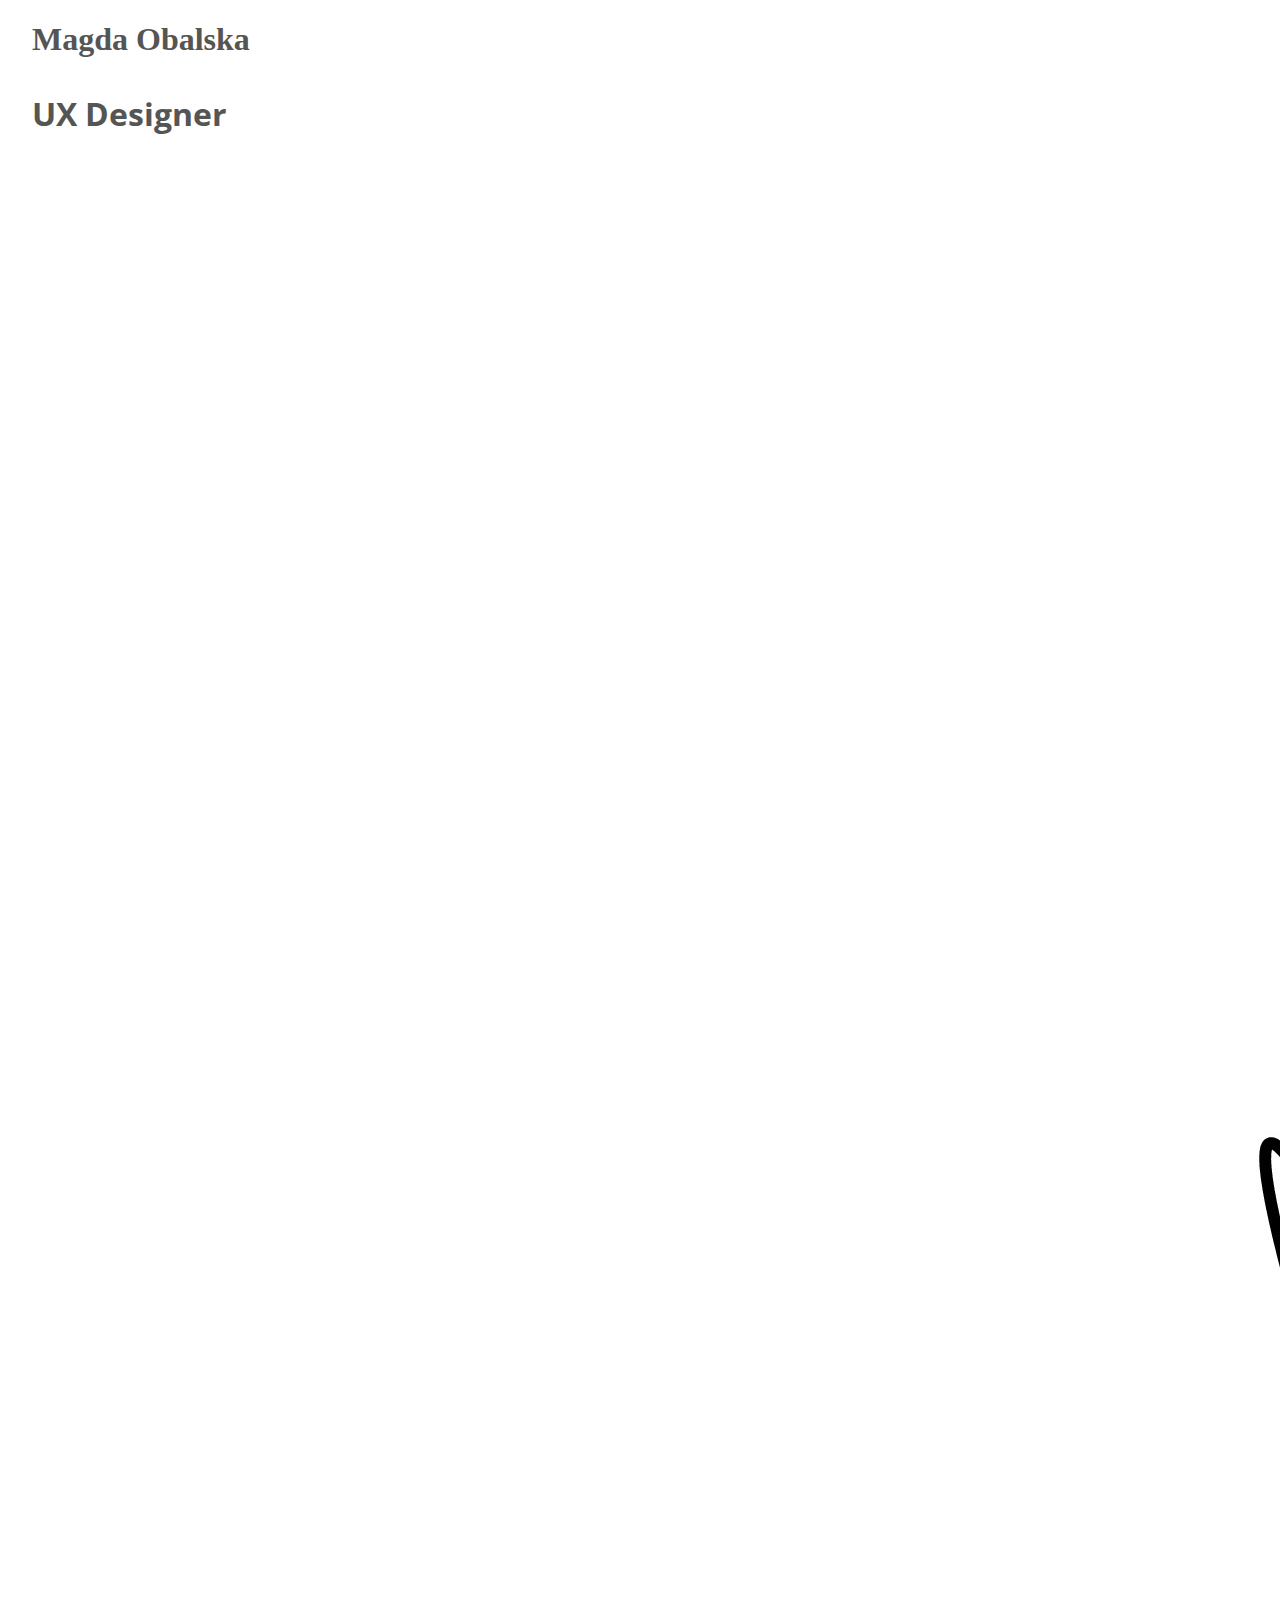
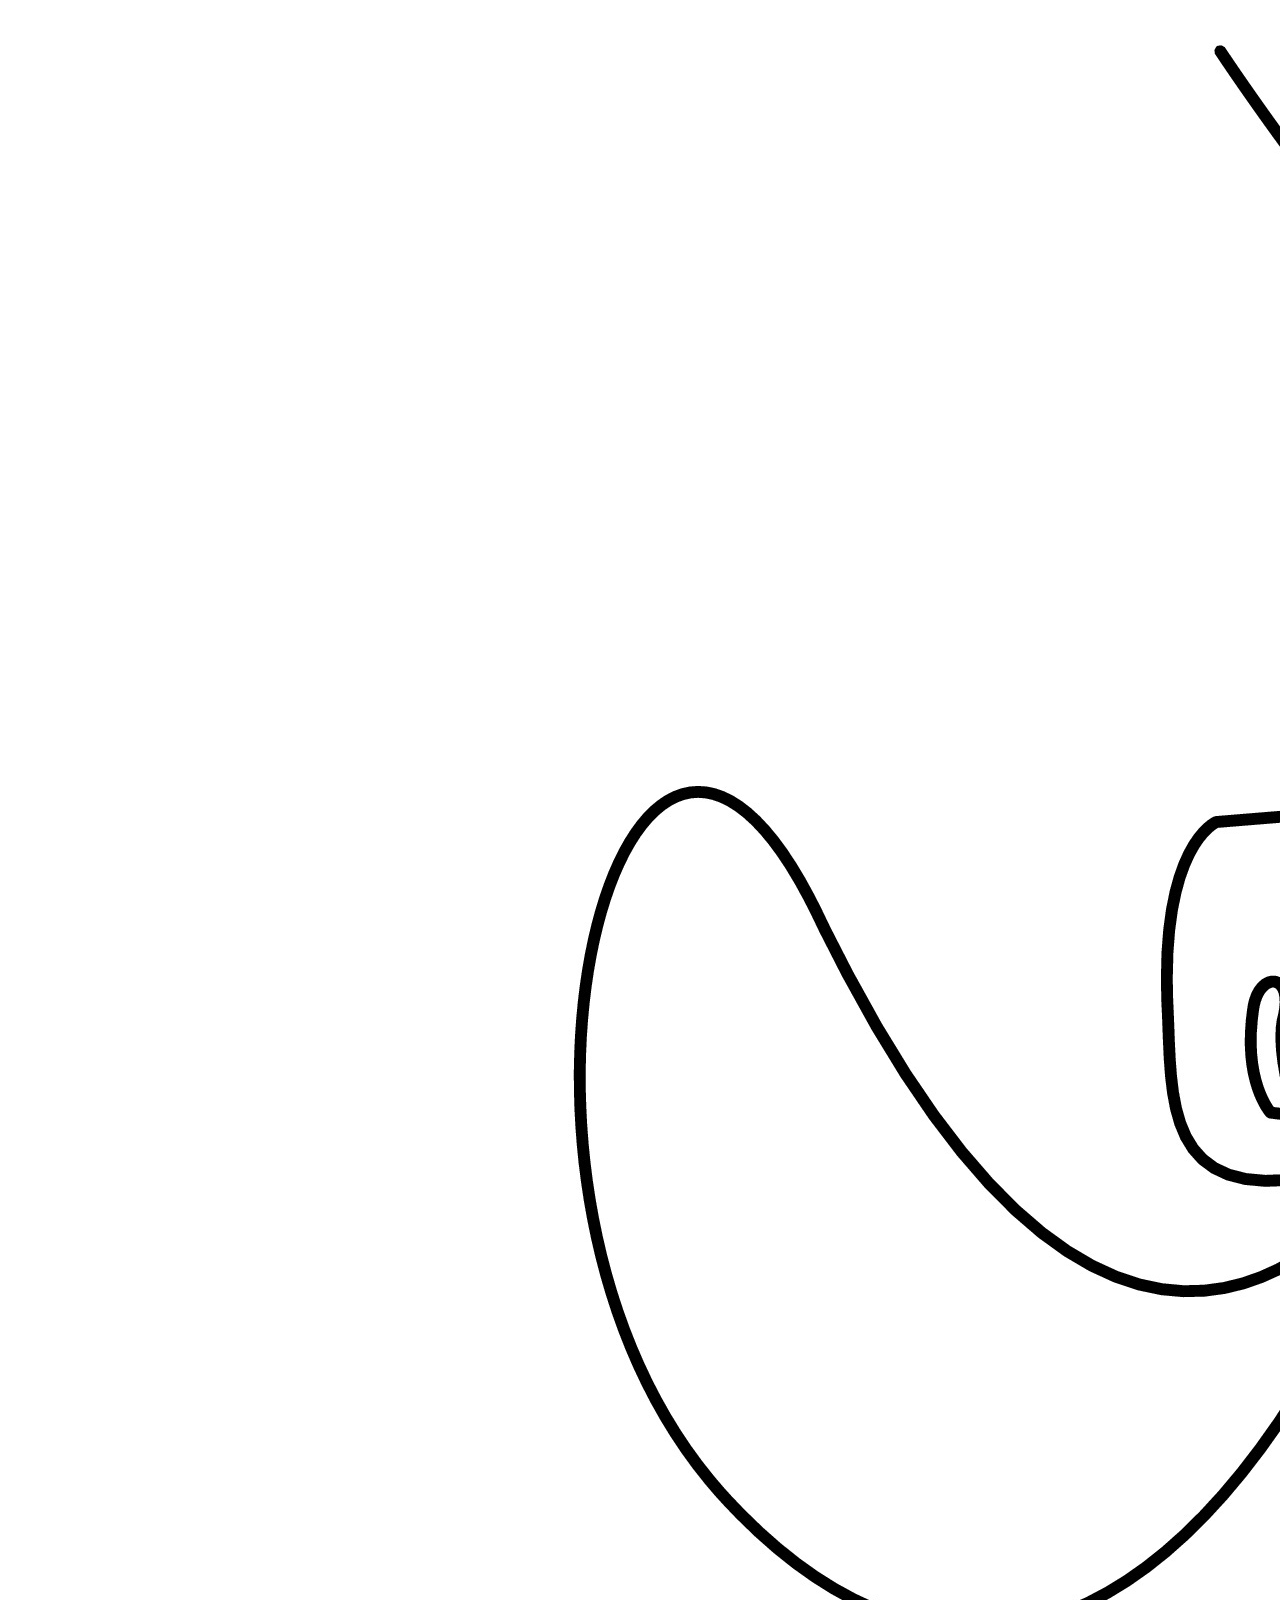
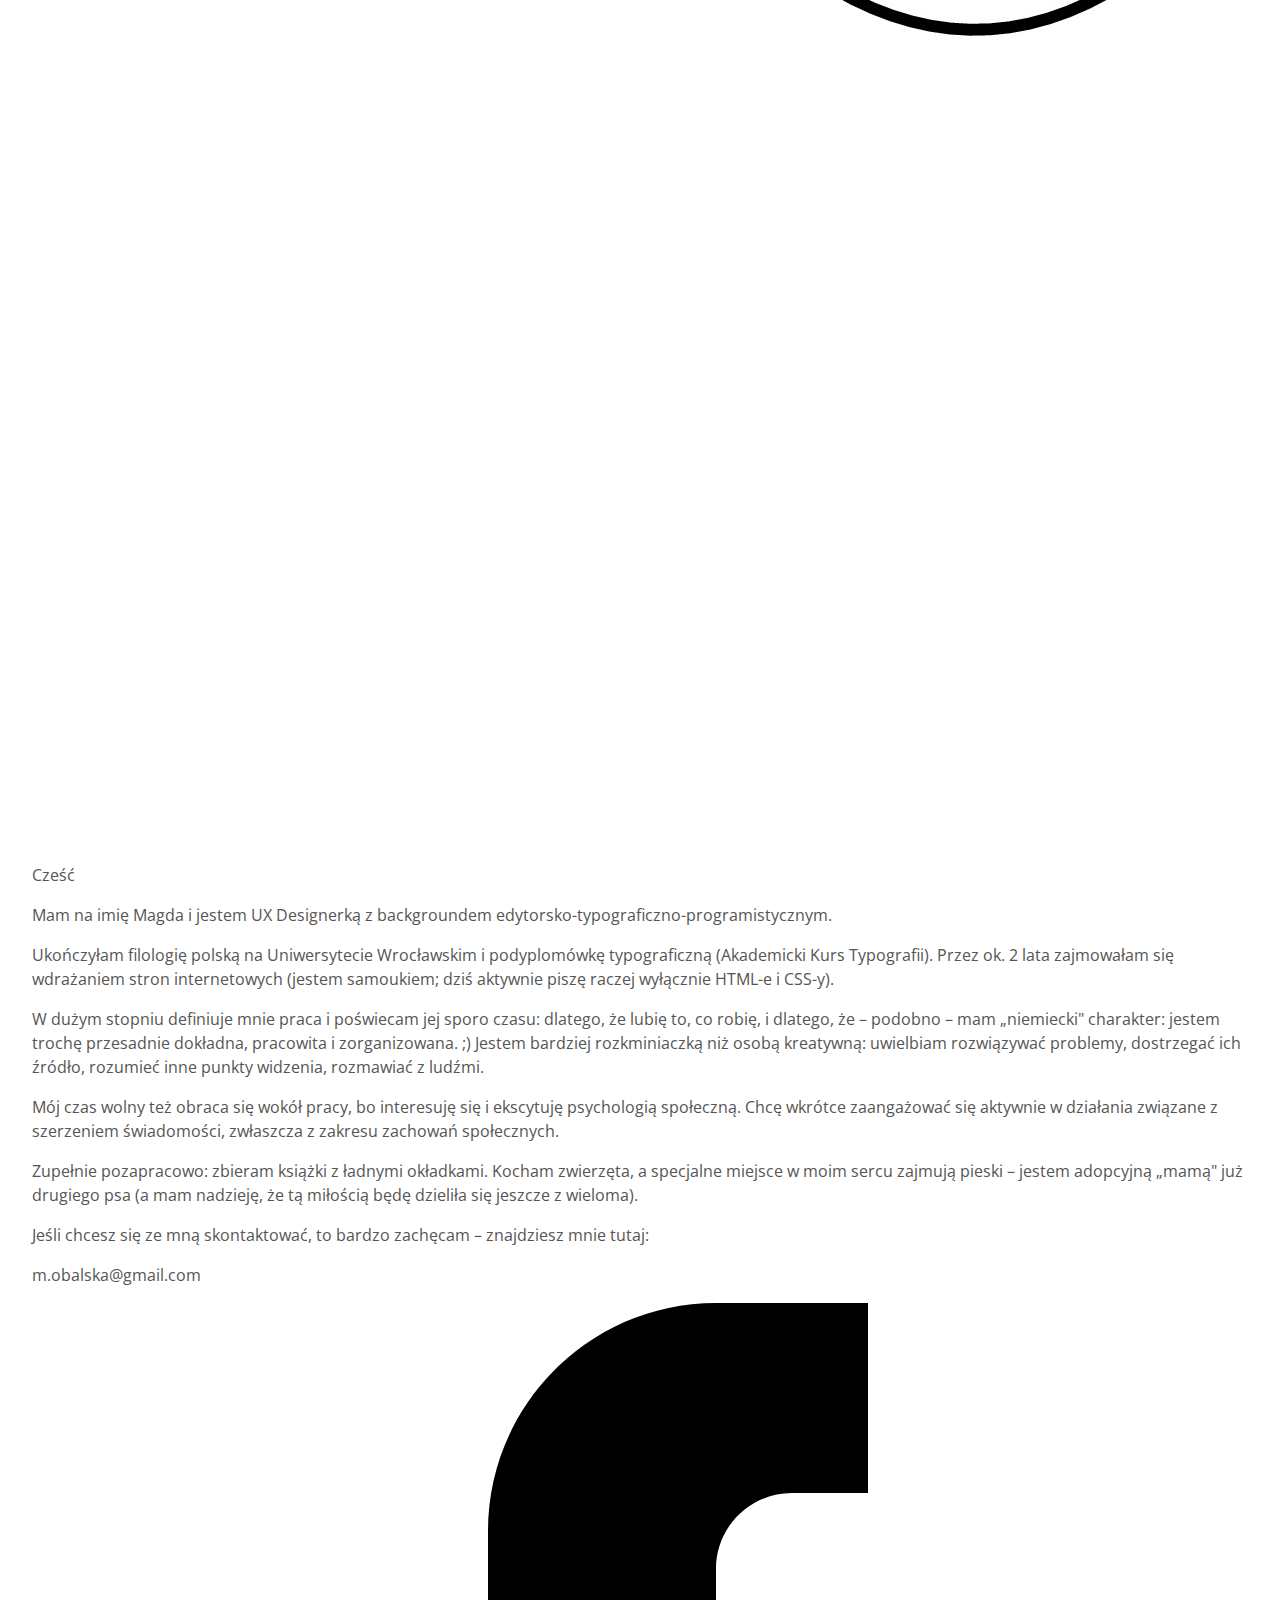
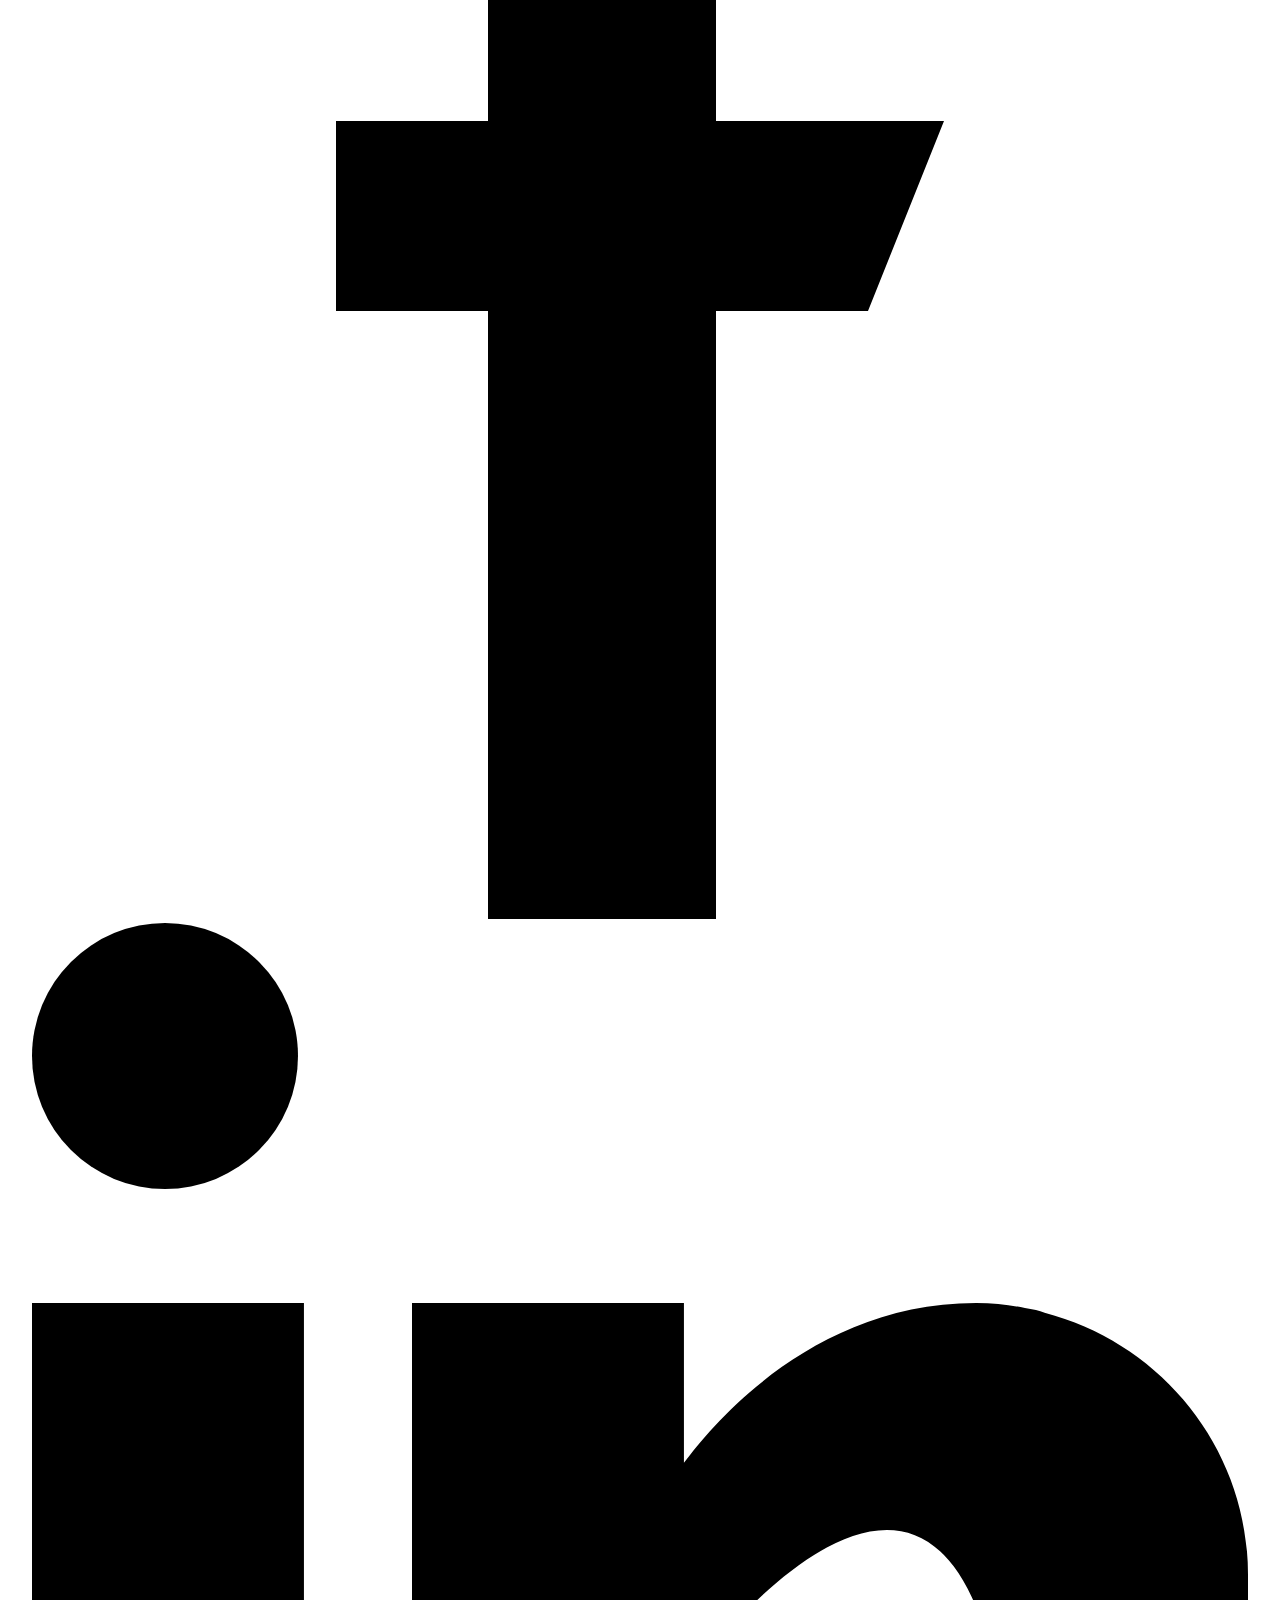
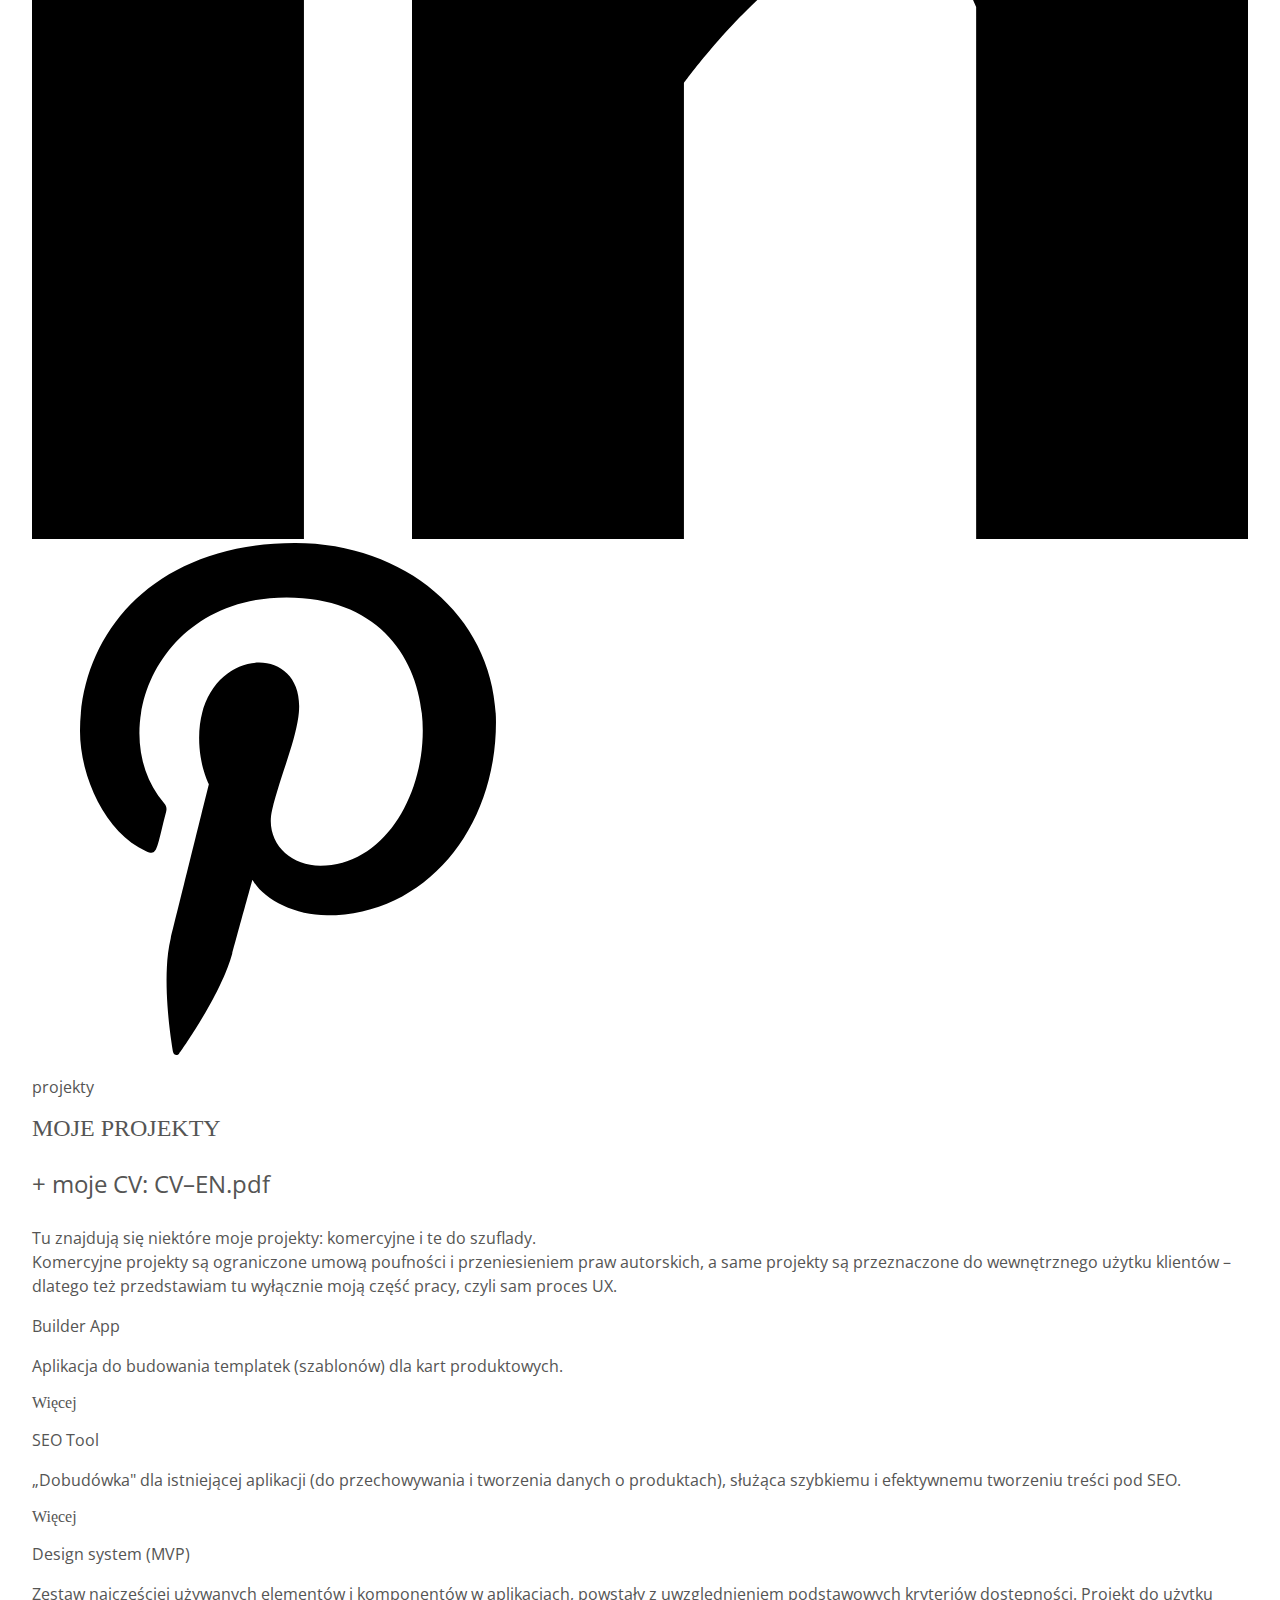
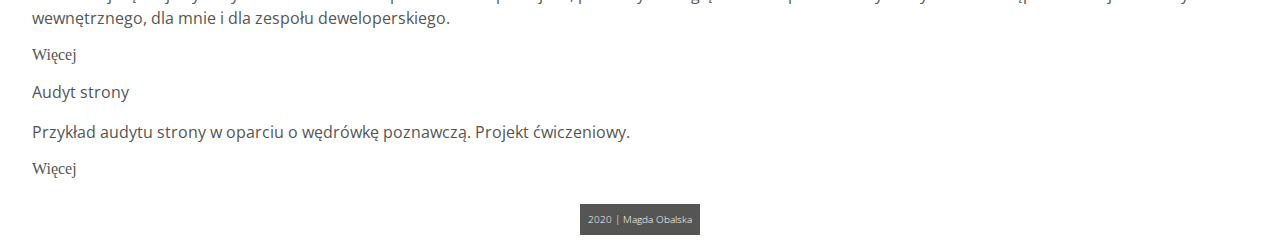
<file: index.html>
<!DOCTYPE html>
<html lang="pl">
    <head>
        <meta charset="UTF-8">
        <title>Magda Obalska – portfolio card</title>
        <meta name="viewport" content="width=device-width, initial-scale=1">
        <link rel="apple-touch-icon" sizes="180x180" href="./images/apple-touch-icon.png">
        <link rel="icon" type="image/png" sizes="32x32" href="./images/favicon-32x32.png">
        <link rel="icon" type="image/png" sizes="16x16" href="./images/favicon-16x16.png">
        <link rel="manifest" href="./images/site.webmanifest">
        <link href="https://fonts.googleapis.com/css2?family=Francois+One&display=swap" rel="stylesheet">   
        <link href="https://fonts.googleapis.com/css2?family=Archivo+Black&family=Open+Sans:ital,wght@0,300;0,400;0,600;0,700;1,300;1,400;1,600;1,700&display=swap" rel="stylesheet">
        <link rel="stylesheet" href="https://use.fontawesome.com/releases/v5.1.0/css/all.css" integrity="sha384-lKuwvrZot6UHsBSfcMvOkWwlCMgc0TaWr+30HWe3a4ltaBwTZhyTEggF5tJv8tbt" crossorigin="anonymous">
        <link rel="stylesheet" href="./style/style.css">
    </head>

    <body>

        <h1 role="heading">Magda Obalska
            <p>UX Designer</p>
        </h1>

        <section class="start-section">
            <div class="start-section__image">
                <img src="images/start-image.jpeg" alt="minimalistyczny rysunek linią ciągłą, przedstawiający kobietę przy komputerze">
            </div>    
            <div class="start-section__text">
                <p class="start-section__text-greeting">Cześć</p>
                <p>Mam na imię Magda i jestem UX Designerką z backgroundem edytorsko-typograficzno-programistycznym.</p>
                <p>Ukończyłam filologię polską na Uniwersytecie Wrocławskim i podyplomówkę typograficzną (Akademicki Kurs Typografii). Przez ok. 2 lata zajmowałam się wdrażaniem stron internetowych (jestem samoukiem; dziś 
                    aktywnie piszę raczej wyłącznie HTML-e i CSS-y).
                </p>
                <p>W dużym stopniu definiuje mnie praca i poświecam jej sporo czasu: dlatego, że lubię to, co robię, i dlatego, że 
                    – podobno – mam „niemiecki" charakter: jestem trochę przesadnie dokładna, pracowita i zorganizowana. ;) Jestem bardziej rozkminiaczką niż osobą kreatywną: uwielbiam rozwiązywać
                    problemy, dostrzegać ich źródło, rozumieć inne punkty widzenia, rozmawiać z ludźmi.</p>
                <p>Mój czas wolny też obraca się wokół pracy, bo interesuję się i ekscytuję psychologią społeczną. 
                     Chcę wkrótce zaangażować się aktywnie w działania związane z szerzeniem świadomości, 
                     zwłaszcza z zakresu zachowań społecznych.</p>
                <p>Zupełnie pozapracowo: zbieram książki z ładnymi okładkami. Kocham zwierzęta, 
                    a specjalne miejsce w moim sercu zajmują pieski – jestem adopcyjną „mamą" już drugiego psa 
                    (a mam nadzieję, że tą miłością będę dzieliła się jeszcze z wieloma).</p>
                <p>Jeśli chcesz się ze mną skontaktować, to bardzo zachęcam – znajdziesz mnie tutaj:</p>
                <div class="start-section__text--socials">
                    <p><a class="hyperlink mail" href="mailto: m.obalska@gmail.com">m.obalska@gmail.com<span class="screen-reader-only">(link otwiera nowe okno)</span></a></p>
                    <a class="icon" href="https://www.facebook.com/magda.obalska" target="_blank">
                        <img src="images/facebook.svg" alt="facebook profile icon" title="Facebook">
                        <span class="screen-reader-only">(link otwiera się w nowej karcie)</span>
                    </a>
                    <a class="icon" href="https://www.linkedin.com/in/magdalena-obalska-bb3574120/" target="_blank">
                        <img src="images/linkedin.svg" alt="linkedin profile icon" title="LinkedIn">
                        <span class="screen-reader-only">(link otwiera się w nowej karcie)</span>
                    </a>
                    <a class="icon" href="https://pl.pinterest.com/woolandcotton/" target="_blank">
                        <img src="images/pinterest.svg" alt="pinterest profile icon" title="Pinterest">
                        <span class="screen-reader-only">(link otwiera się w nowej karcie)</span>
                    </a>
                </div>
            </div>
        </section>

        <a class="scroll-button" href="#section-2">
            <p role="button">projekty</p>
            <i class="fas fa-arrow-down"></i>
        </a>

        <section id="section-2" class="projects-section"> 
            <div class="projects-section__wrapper">
                <h2>MOJE PROJEKTY
                    <p class="cv">
                        <span>+ moje CV:</span>
                        <a class="hyperlink" target="_blank" href="./pdfs/CV-EN.pdf">CV–EN.pdf</a>
                        <span class="screen-reader-only">(link otwiera się w nowej karcie)</span>
                    </p>
                </h2>
                <p>Tu znajdują się niektóre moje projekty: komercyjne i te do szuflady. 
                    <br>
                    Komercyjne projekty są ograniczone umową poufności i przeniesieniem praw autorskich, a same 
                    projekty są przeznaczone do wewnętrznego użytku klientów – dlatego też przedstawiam tu wyłącznie moją część 
                    pracy, czyli sam proces UX.
                </p>
                <div class="projects-section__wrapper--projects">
                    <div class="projects-section__wrapper--projects-box">
                        <p class="project">Builder App</p>
                        <p>Aplikacja do budowania templatek (szablonów) dla kart produktowych.</p>
                        <a role="button" class="more" href="./builder-app.html">Więcej</a>
                    </div>
                    <div class="projects-section__wrapper--projects-box">
                        <p class="project">SEO Tool</p>
                        <p>„Dobudówka" dla istniejącej aplikacji (do przechowywania i tworzenia danych o produktach), służąca szybkiemu i efektywnemu tworzeniu treści pod SEO.</p>
                        <a role="button" class="more" href="./seo-tool.html">Więcej</a>
                    </div>
                    <div class="projects-section__wrapper--projects-box">
                        <p class="project">Design system (MVP)</p>
                        <p>Zestaw najczęściej używanych elementów i komponentów w aplikacjach, powstały z uwzględnieniem podstawowych kryteriów dostępności. Projekt do użytku wewnętrznego, dla mnie i dla zespołu deweloperskiego.</p>
                        <a role="button" class="more" href="./design-system.html">Więcej</a>
                    </div>
                    <div class="projects-section__wrapper--projects-box">
                        <p class="project">Audyt strony</p>
                        <p>Przykład audytu strony w oparciu o wędrówkę poznawczą. Projekt ćwiczeniowy.</p>
                        <a role="button" class="more" href="./website-audit.html">Więcej</a>
                    </div>
                </div>
            </div>
            <footer>
                <div class="footer">
                    <p>2020 | Magda Obalska</p>
                </div>
            </footer>
        </section>

        <script src="https://code.jquery.com/jquery-3.3.1.min.js" integrity="sha256-FgpCb/KJQlLNfOu91ta32o/NMZxltwRo8QtmkMRdAu8=" crossorigin="anonymous"></script>
        <script src="./js/functions.js"></script>

    </body>

</html>
</file>
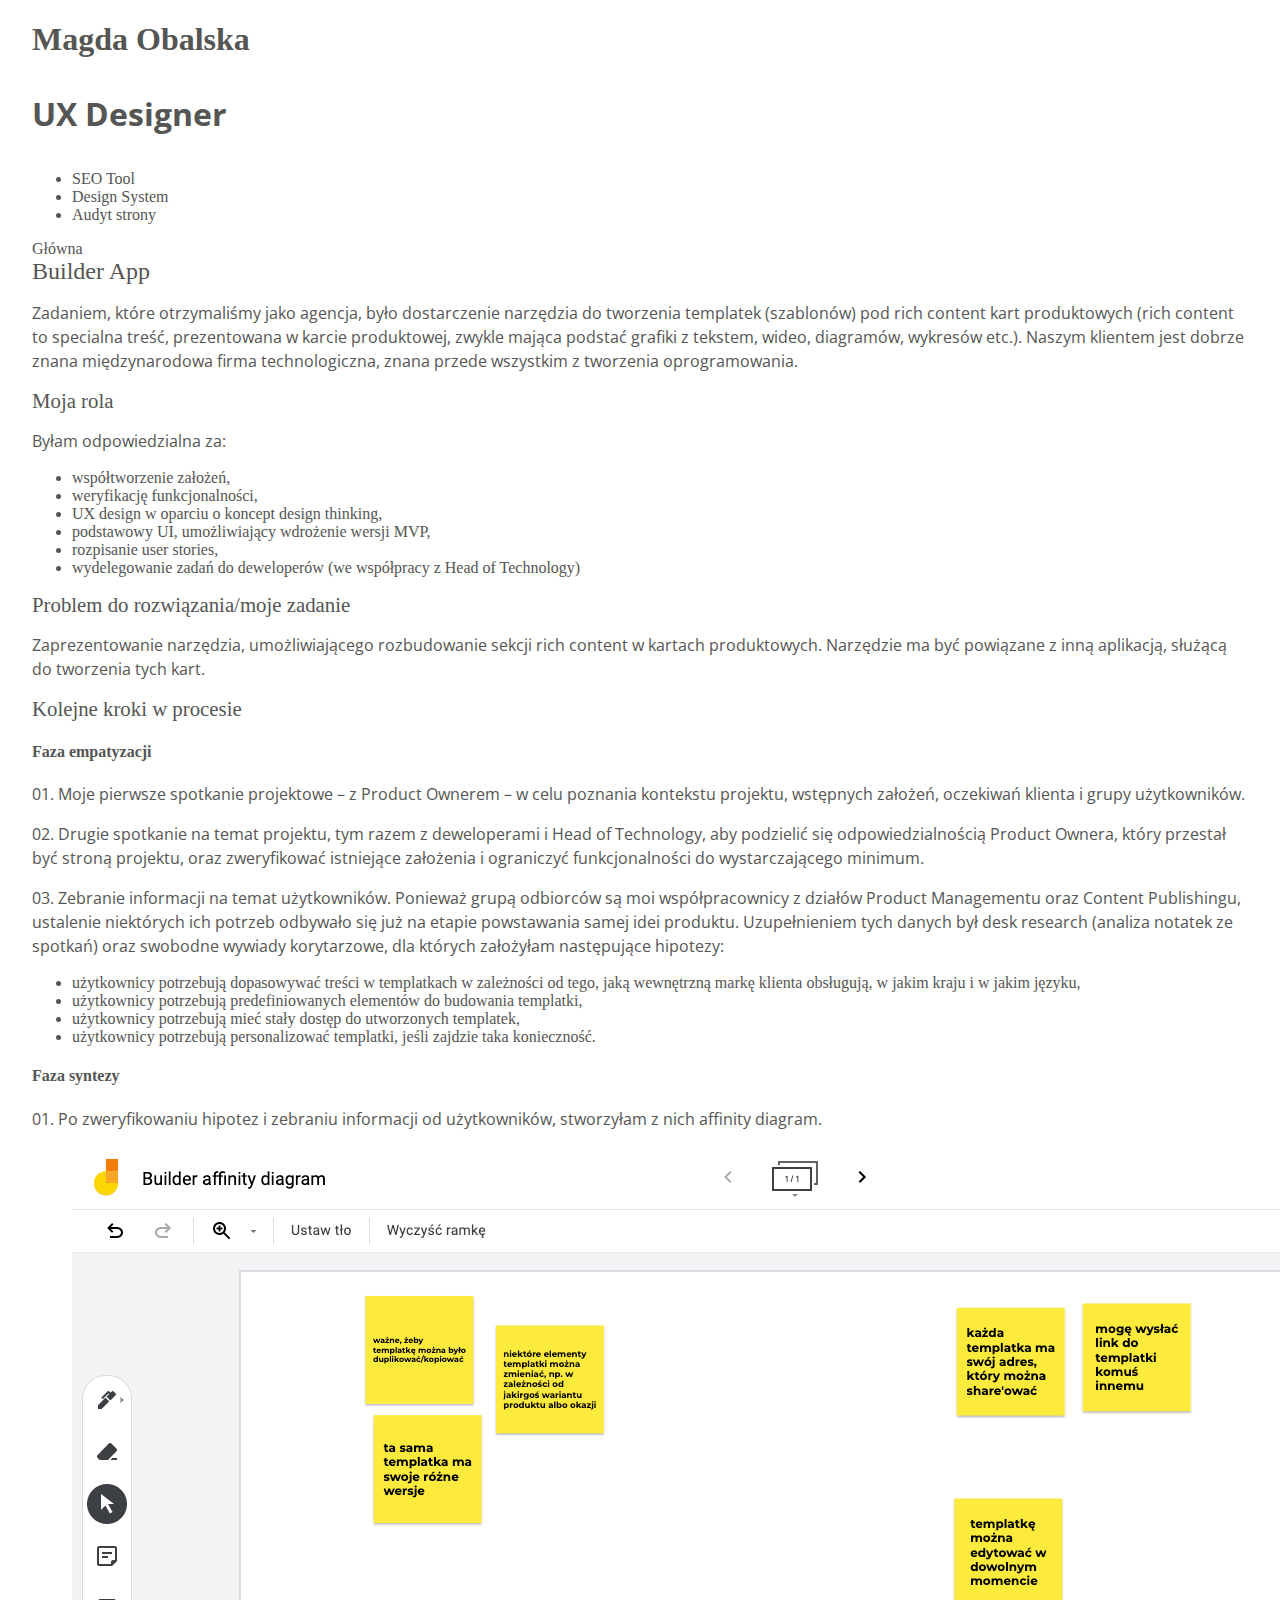
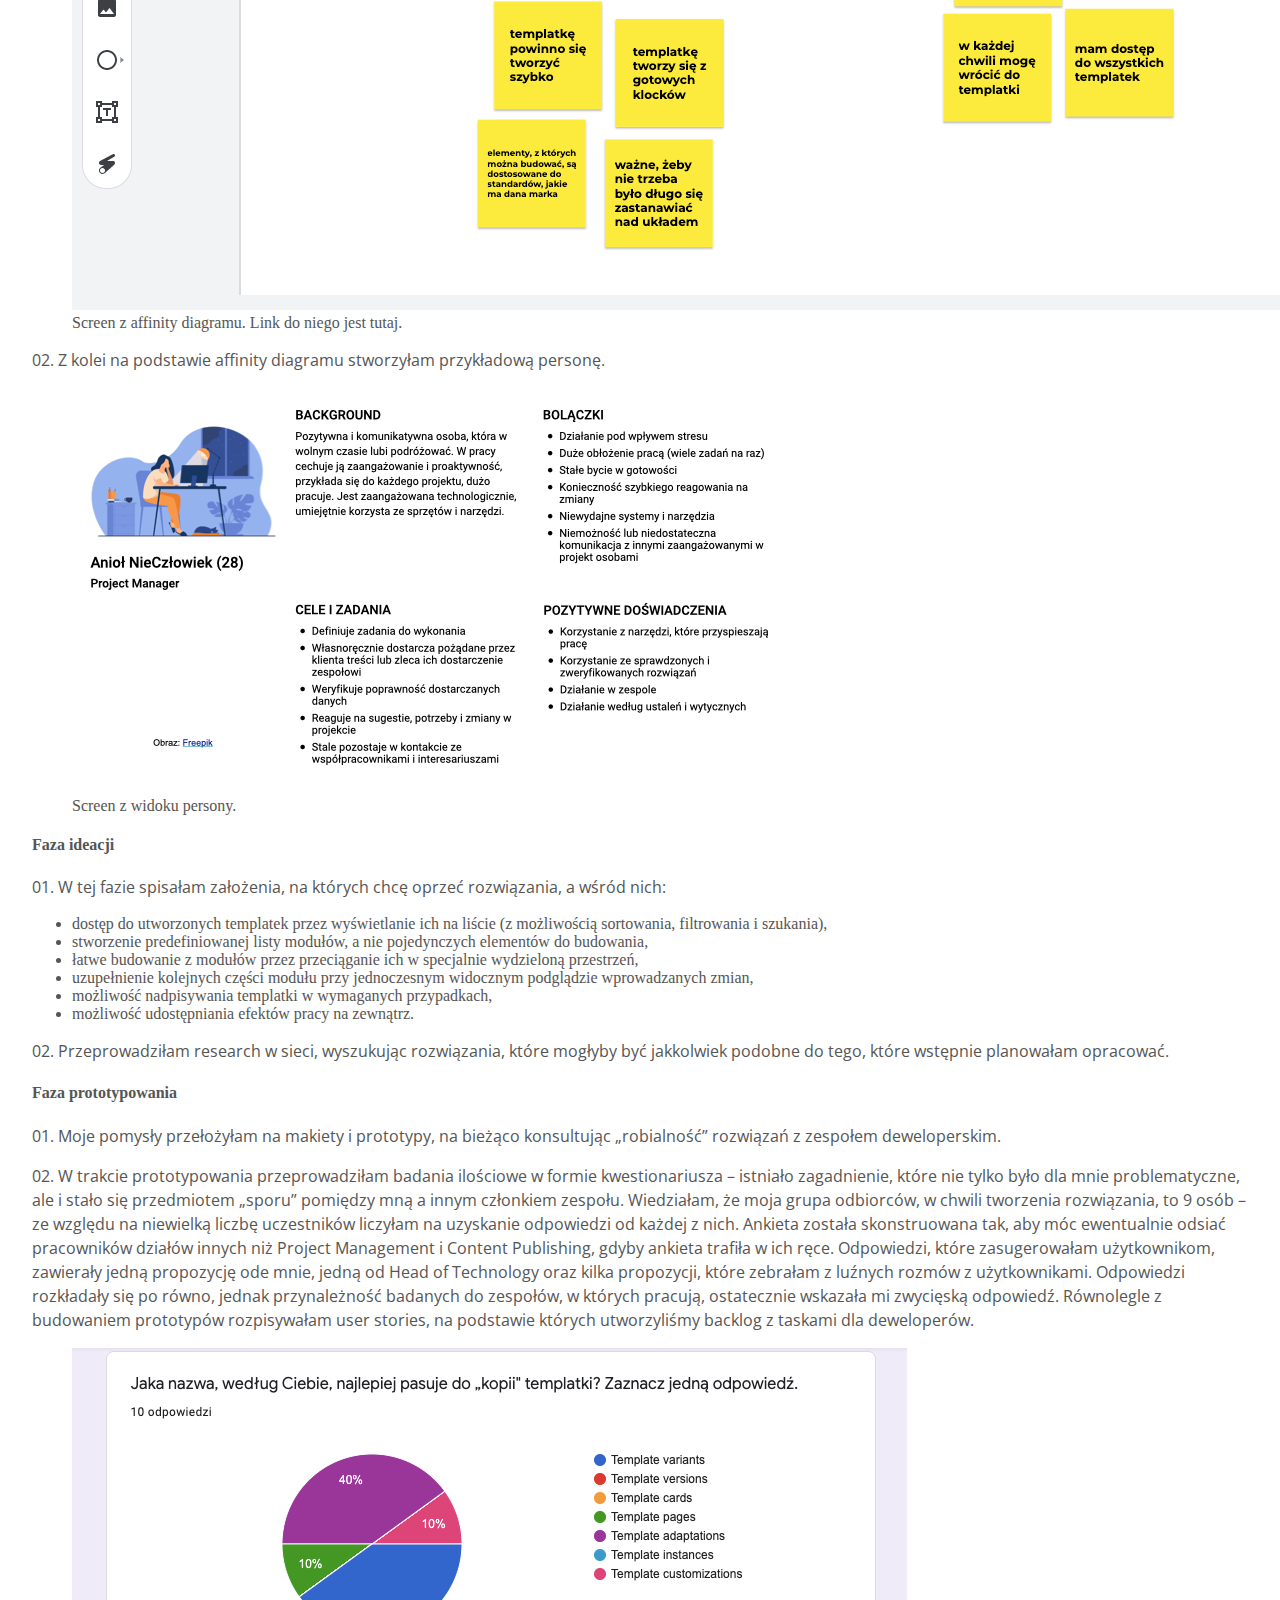
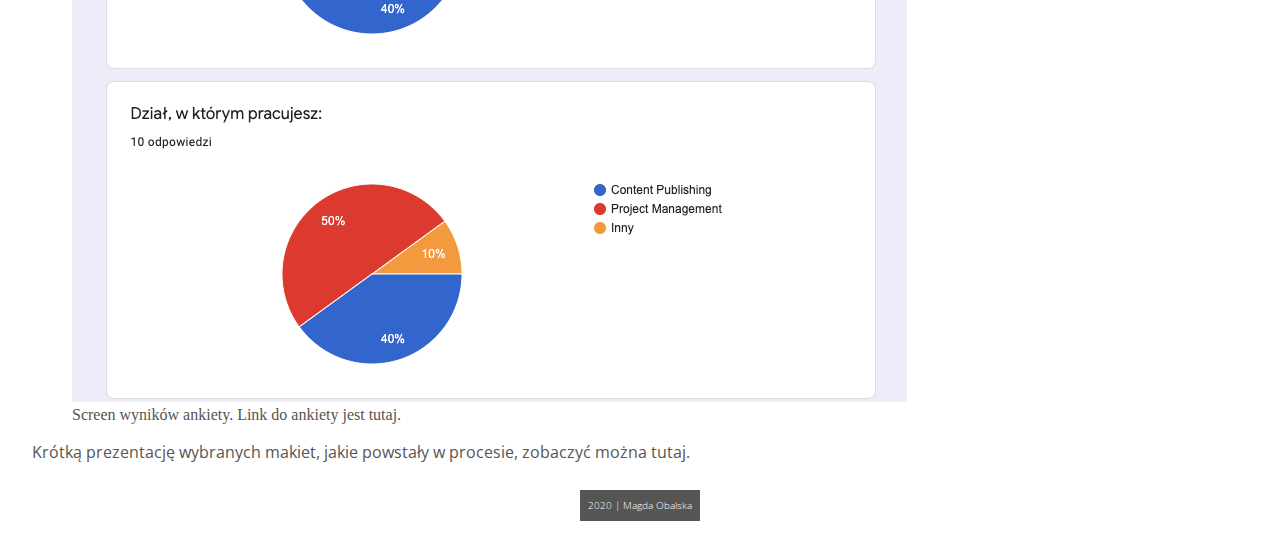
<file: builder-app.html>
<!DOCTYPE html>
<html lang="pl">
    <head>
        <meta charset="UTF-8">
        <title>Magda Obalska – portfolio card</title>
        <meta name="viewport" content="width=device-width, initial-scale=1">
        <link rel="apple-touch-icon" sizes="180x180" href="./images/apple-touch-icon.png">
        <link rel="icon" type="image/png" sizes="32x32" href="./images/favicon-32x32.png">
        <link rel="icon" type="image/png" sizes="16x16" href="./images/favicon-16x16.png">
        <link rel="manifest" href="./images/site.webmanifest">
        <link href="https://fonts.googleapis.com/css2?family=Francois+One&display=swap" rel="stylesheet">   
        <link href="https://fonts.googleapis.com/css2?family=Archivo+Black&family=Open+Sans:ital,wght@0,300;0,400;0,600;0,700;1,300;1,400;1,600;1,700&display=swap" rel="stylesheet">
        <link rel="stylesheet" href="https://use.fontawesome.com/releases/v5.1.0/css/all.css" integrity="sha384-lKuwvrZot6UHsBSfcMvOkWwlCMgc0TaWr+30HWe3a4ltaBwTZhyTEggF5tJv8tbt" crossorigin="anonymous">
        <link rel="stylesheet" href="./style/style.css">
    </head>

    <body>

        <h1 role="heading">Magda Obalska
            <p>UX Designer</p>
        </h1>

        <section class="project-section">

            <ul class="navigation" role="navigation">
                <li><a class="hyperlink project" href="./seo-tool.html">SEO Tool</a></li>
                <li><a class="hyperlink project" href="./design-system.html">Design System</a></li>
                <li><a class="hyperlink project" href="./website-audit.html">Audyt strony</a></li>
             </ul>
            <div class="project-section__wrapper">

                <a class="back" role="button" href="./index.html">
                    <i class="fas fa-arrow-left"></i>
                    Główna
                </a>

                <h2>Builder App</h2>

                <p>Zadaniem, które otrzymaliśmy jako agencja, było dostarczenie narzędzia do tworzenia templatek (szablonów) pod rich content 
                    kart produktowych (rich content to specialna treść, prezentowana w karcie produktowej, zwykle mająca podstać grafiki z 
                    tekstem, wideo, diagramów, wykresów etc.). Naszym klientem jest dobrze znana międzynarodowa firma technologiczna, znana 
                    przede wszystkim z tworzenia oprogramowania. 
                </p>
                

                <div class="project-section__wrapper-part">
                <h3>Moja rola</h3>
                    <p>Byłam odpowiedzialna za:</p>
                    <ul>
                        <li>współtworzenie założeń,</li>
                        <li>weryfikację funkcjonalności,</li>
                        <li>UX design w oparciu o koncept design thinking,</li>
                        <li>podstawowy UI, umożliwiający wdrożenie wersji MVP,</li>
                        <li>rozpisanie user stories,</li>
                        <li>wydelegowanie zadań do deweloperów (we współpracy z Head of Technology)</li>
                    </ul>

                <div class="project-section__wrapper-part">
                    <h3>Problem do rozwiązania/moje zadanie</h3>
                        <p>Zaprezentowanie narzędzia, umożliwiającego rozbudowanie sekcji rich content w kartach produktowych. Narzędzie ma być powiązane 
                            z inną aplikacją, służącą do tworzenia tych kart.</p>
                </div>

                <div class="project-section__wrapper-part">
                    <h3>Kolejne kroki w procesie</h3>
                    <h4>Faza empatyzacji</h4>
                    <p>01. Moje pierwsze spotkanie projektowe – z Product Ownerem – w celu poznania kontekstu projektu, wstępnych założeń, 
                            oczekiwań klienta i grupy użytkowników.</p>
                    <p>02. Drugie spotkanie na temat projektu, tym razem z deweloperami i Head of Technology, aby podzielić się 
                            odpowiedzialnością Product Ownera, który przestał być stroną projektu, oraz zweryfikować istniejące założenia 
                            i ograniczyć funkcjonalności do wystarczającego minimum.</p>
                    <p>03. Zebranie informacji na temat użytkowników. Ponieważ grupą odbiorców są moi współpracownicy z działów 
                            Product Managementu oraz Content Publishingu, ustalenie niektórych ich potrzeb odbywało się już na etapie 
                            powstawania samej idei produktu. Uzupełnieniem tych danych był desk research (analiza notatek ze spotkań) 
                            oraz swobodne wywiady korytarzowe, dla których założyłam następujące hipotezy:</p>
                    <ul>
                        <li>użytkownicy potrzebują dopasowywać treści w templatkach w zależności od tego, jaką wewnętrzną markę 
                                    klienta obsługują, w jakim kraju i w jakim języku,</li>
                        <li>użytkownicy potrzebują predefiniowanych elementów do budowania templatki,</li>
                        <li>użytkownicy potrzebują mieć stały dostęp do utworzonych templatek,</li>
                        <li>użytkownicy potrzebują personalizować templatki, jeśli zajdzie taka konieczność.</li>
                    </ul>
                    <h4>Faza syntezy</h4>
                        <p>01. Po zweryfikowaniu hipotez i zebraniu informacji od użytkowników, stworzyłam z nich affinity diagram.</p>
                        <figure>
                            <img class="project-img--1" src="./images/builder_ad.png" alt="affinity diagram">
                            <figcaption>Screen z affinity diagramu. Link do niego jest <a class="hyperlink" target="_blank" href="https://jamboard.google.com/d/1bQAmnLzUapy8rMttr6mRZuHeQ8kze5_9n2Mls5P_jlg/edit?usp=sharing">tutaj</a>.</figcaption>
                            <span class="screen-reader-only">(link otwiera się w nowej karcie)</span>
                        </figure>
                        <p>02. Z kolei na podstawie affinity diagramu stworzyłam przykładową personę.</p>
                        <figure>
                            <img class="project-img--2" src="./images/builder_persona.png" alt="persona">
                            <figcaption>Screen z widoku persony.</figcaption>
                        </figure>
                    <h4>Faza ideacji</h4>
                    <p>01. W tej fazie spisałam założenia, na których chcę oprzeć rozwiązania, a wśród nich:</p>
                    <ul>
                        <li>dostęp do utworzonych templatek przez wyświetlanie ich na liście (z możliwością sortowania, filtrowania i szukania),</li>
                        <li>stworzenie predefiniowanej listy modułów, a nie pojedynczych elementów do budowania,</li>
                        <li>łatwe budowanie z modułów przez przeciąganie ich w specjalnie wydzieloną przestrzeń,</li>
                        <li>uzupełnienie kolejnych części modułu przy jednoczesnym widocznym podglądzie wprowadzanych zmian,</li>
                        <li>możliwość nadpisywania templatki w wymaganych przypadkach,</li>
                        <li>możliwość udostępniania efektów pracy na zewnątrz.</li>
                    </ul>
                    <p>02. Przeprowadziłam research w sieci, wyszukując rozwiązania, które mogłyby być jakkolwiek podobne do tego, które 
                        wstępnie planowałam opracować.</p>
                    <h4>Faza prototypowania</h4>
                    <p>01. Moje pomysły przełożyłam na makiety i prototypy, na bieżąco konsultując „robialność” rozwiązań z zespołem 
                        deweloperskim.</p>
                    <p>02. W trakcie prototypowania przeprowadziłam badania ilościowe w formie kwestionariusza – istniało zagadnienie, które 
                        nie tylko było dla mnie problematyczne, ale i stało się przedmiotem „sporu” pomiędzy mną a innym członkiem zespołu. 
                        Wiedziałam, że moja grupa odbiorców, w chwili tworzenia rozwiązania, to 9 osób – ze względu na niewielką liczbę 
                        uczestników liczyłam na uzyskanie odpowiedzi od każdej z nich. Ankieta została skonstruowana tak, aby móc ewentualnie 
                        odsiać pracowników działów innych niż Project Management i Content Publishing, gdyby ankieta trafiła w ich ręce. 
                        Odpowiedzi, które zasugerowałam użytkownikom, zawierały jedną propozycję ode mnie, jedną od Head of Technology oraz 
                        kilka propozycji, które zebrałam z luźnych rozmów z użytkownikami. Odpowiedzi rozkładały się po równo, jednak 
                        przynależność badanych do zespołów, w których pracują, ostatecznie wskazała mi zwycięską odpowiedź. Równolegle 
                        z budowaniem prototypów rozpisywałam user stories, na podstawie których utworzyliśmy backlog z taskami dla deweloperów.</p>
                        <figure>
                            <img class="project-img--3" src="./images/wyniki-ankiety.png" alt="wyniki ankiety przedstawione w formie diagramów">
                            <figcaption>Screen wyników ankiety. Link do ankiety jest 
                            <a class="hyperlink" target="_blank" href="https://forms.gle/uSHuxuY7cw9wkMyf7">tutaj</a>.
                            <span class="screen-reader-only">(link otwiera się w nowej karcie)</span>
                            </figcaption>
                        </figure>
                        <p>Krótką prezentację wybranych makiet, jakie powstały w procesie, zobaczyć można 
                            <a href="https://xd.adobe.com/view/2a18e0f9-a86d-447f-569e-90e442e25169-5c29/" target="_blank" class="hyperlink">tutaj</a>.
                            <span class="screen-reader-only">(link otwiera się w nowej karcie)</span>
                        </p>
                </div>

                </div>

            </div> 

            <footer>
                <div class="footer">
                    <p>2020 | Magda Obalska</p>
                </div>
            </footer>
        </section>
    </body>

</html>
</file>
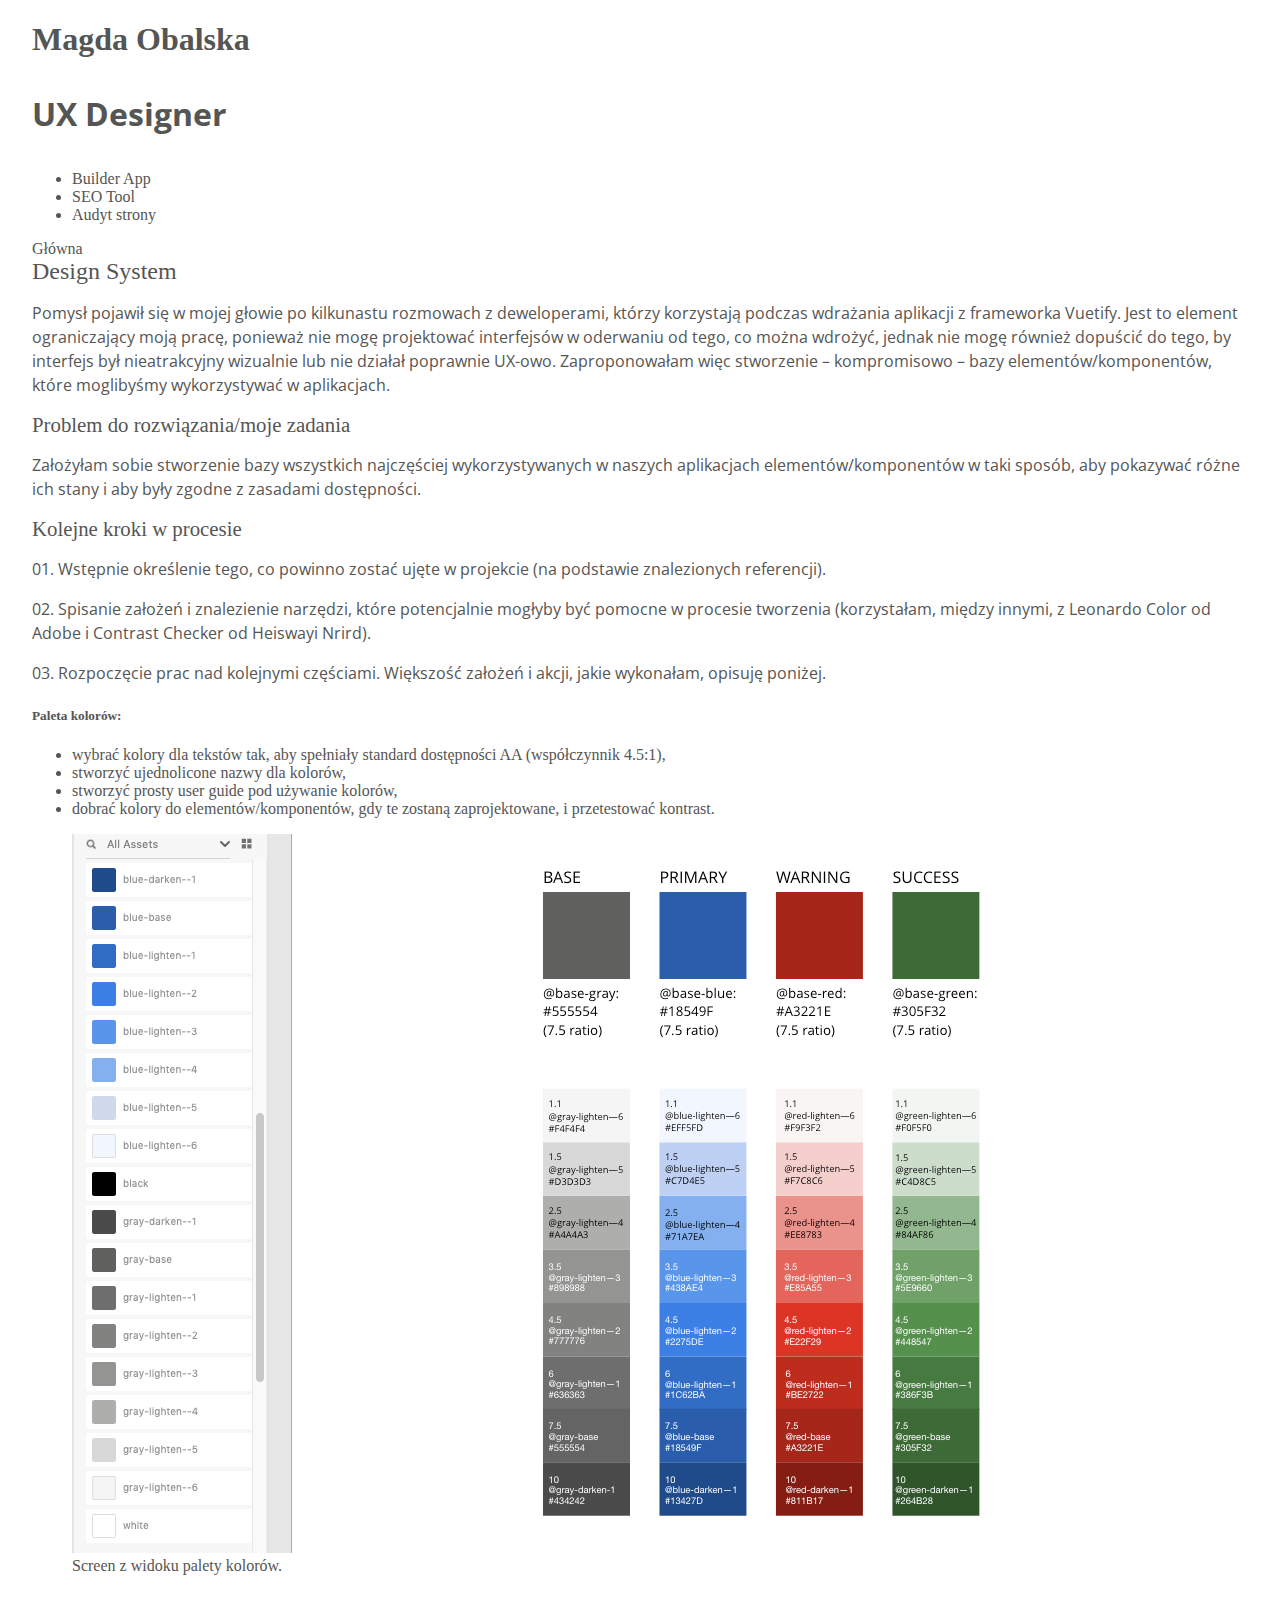
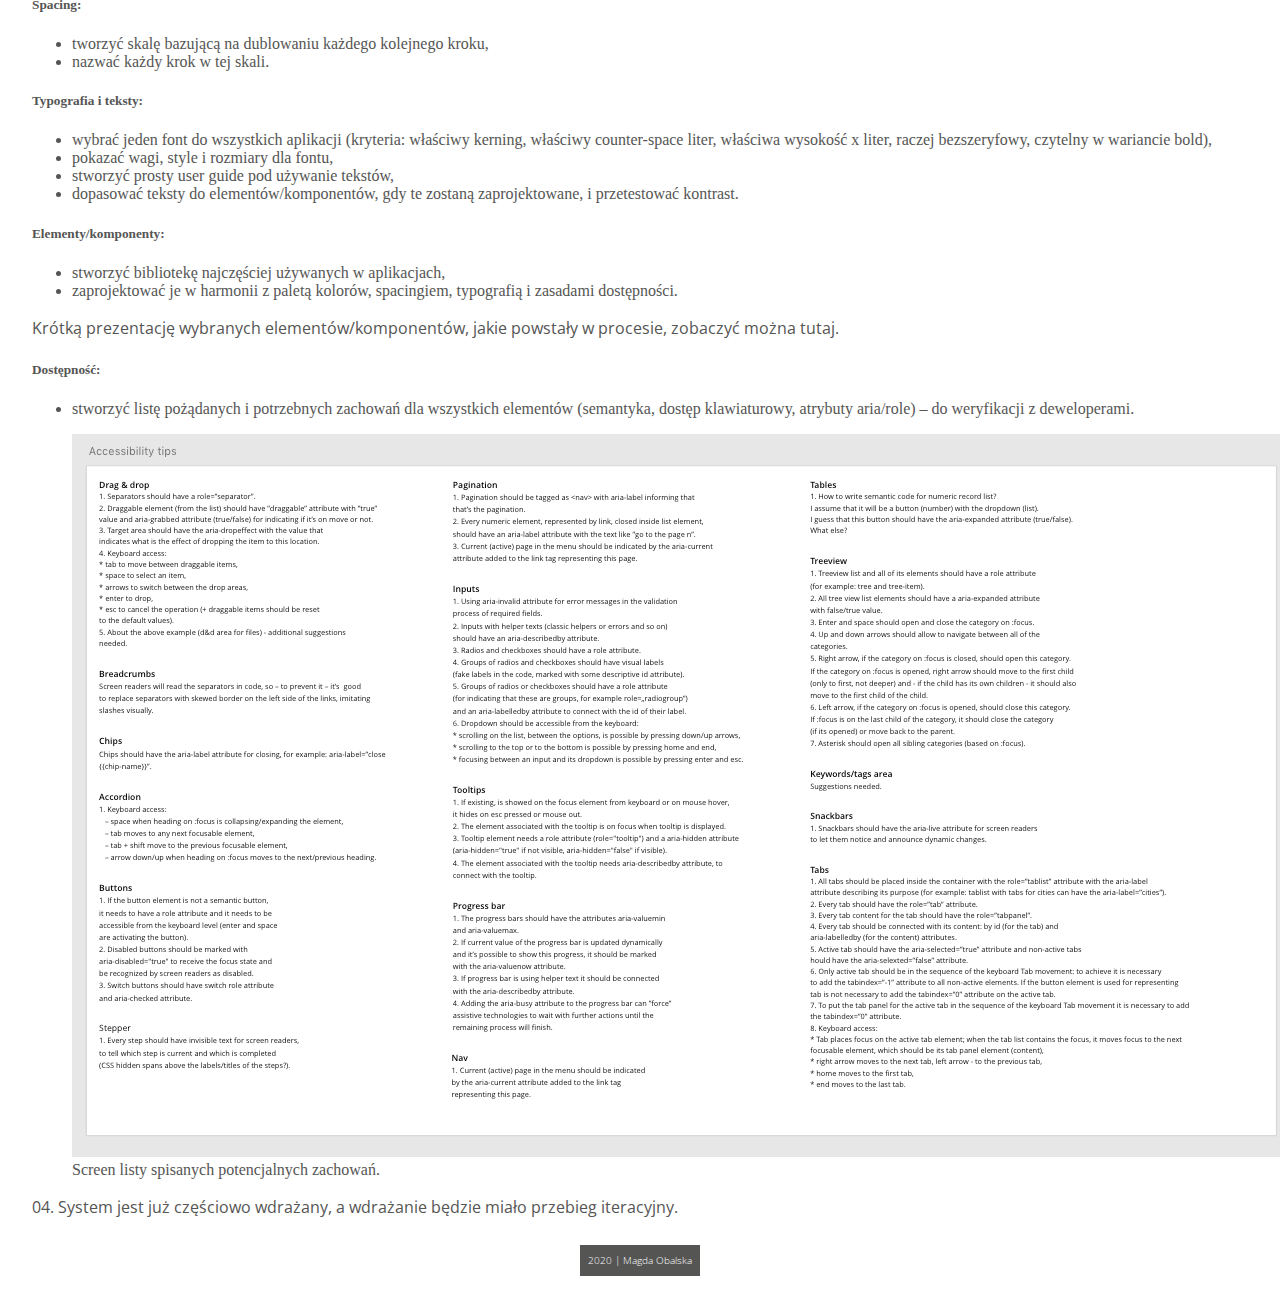
<file: design-system.html>
<!DOCTYPE html>
<html lang="pl">
    <head>
        <meta charset="UTF-8">
        <title>Magda Obalska – portfolio card</title>
        <meta name="viewport" content="width=device-width, initial-scale=1">
        <link rel="apple-touch-icon" sizes="180x180" href="./images/apple-touch-icon.png">
        <link rel="icon" type="image/png" sizes="32x32" href="./images/favicon-32x32.png">
        <link rel="icon" type="image/png" sizes="16x16" href="./images/favicon-16x16.png">
        <link rel="manifest" href="./images/site.webmanifest">
        <link href="https://fonts.googleapis.com/css2?family=Francois+One&display=swap" rel="stylesheet">   
        <link href="https://fonts.googleapis.com/css2?family=Archivo+Black&family=Open+Sans:ital,wght@0,300;0,400;0,600;0,700;1,300;1,400;1,600;1,700&display=swap" rel="stylesheet">
        <link rel="stylesheet" href="https://use.fontawesome.com/releases/v5.1.0/css/all.css" integrity="sha384-lKuwvrZot6UHsBSfcMvOkWwlCMgc0TaWr+30HWe3a4ltaBwTZhyTEggF5tJv8tbt" crossorigin="anonymous">
        <link rel="stylesheet" href="./style/style.css">
    </head>

    <body>

        <h1 role="heading">Magda Obalska
            <p>UX Designer</p>
        </h1>

        <section class="project-section">

            <ul class="navigation" role="navigation">
                <li><a class="hyperlink project" href="./seo-tool.html">Builder App</a></li>
                <li><a class="hyperlink project" href="./seo-tool.html">SEO Tool</a></li>
                <li><a class="hyperlink project" href="./website-audit.html">Audyt strony</a></li>
             </ul>
            <div class="project-section__wrapper">

                <a class="back" role="button" href="./index.html">
                    <i class="fas fa-arrow-left"></i>
                    Główna
                </a>

                <h2>Design System</h2>

                <p>Pomysł pojawił się w mojej głowie po kilkunastu rozmowach z deweloperami, którzy korzystają podczas wdrażania aplikacji 
                    z frameworka Vuetify. Jest to element ograniczający moją pracę, ponieważ nie mogę projektować interfejsów w oderwaniu 
                    od tego, co można wdrożyć, jednak nie mogę również dopuścić do tego, by interfejs był nieatrakcyjny wizualnie lub nie 
                    działał poprawnie UX-owo. Zaproponowałam więc stworzenie – kompromisowo – bazy elementów/komponentów, które moglibyśmy 
                    wykorzystywać w aplikacjach.
                </p>

            <div class="project-section__wrapper-part">
                <h3>Problem do rozwiązania/moje zadania</h3>
                    <p>Założyłam sobie stworzenie bazy wszystkich najczęściej wykorzystywanych w naszych aplikacjach elementów/komponentów 
                        w taki sposób, aby pokazywać różne ich stany i aby były zgodne z zasadami dostępności.</p>
            </div>

                <div class="project-section__wrapper-part">
                    <h3>Kolejne kroki w procesie</h3>
                    <p>01. Wstępnie określenie tego, co powinno zostać ujęte w projekcie (na podstawie znalezionych referencji).</p>
                    <p>02. Spisanie założeń i znalezienie narzędzi, które potencjalnie mogłyby być pomocne w procesie tworzenia 
                        (korzystałam, między innymi, z Leonardo Color od Adobe i Contrast Checker od Heiswayi Nrird).</p>
                    <p>03. Rozpoczęcie prac nad kolejnymi częściami. Większość założeń i akcji, jakie wykonałam, opisuję poniżej.</p>
                    <h5>Paleta kolorów:</h5>
                    <ul>
                        <li>wybrać kolory dla tekstów tak, aby spełniały standard dostępności AA (współczynnik 4.5:1),</li>
                        <li>stworzyć ujednolicone nazwy dla kolorów,</li>
                        <li>stworzyć prosty user guide pod używanie kolorów,</li>
                        <li>dobrać kolory do elementów/komponentów, gdy te zostaną zaprojektowane, i przetestować kontrast.</li>
                    </ul>
                    <figure>
                        <img class="project-img--6" src="./images/palette.png" alt="paleta kolorów">
                        <figcaption>Screen z widoku palety kolorów.</figcaption>
                    </figure>
                    <h5>Spacing:</h5>
                    <ul>
                        <li>tworzyć skalę bazującą na dublowaniu każdego kolejnego kroku,</li>
                        <li>nazwać każdy krok w tej skali.</li>
                    </ul>
                    <h5>Typografia i teksty:</h5>
                    <ul>
                        <li>wybrać jeden font do wszystkich aplikacji (kryteria: właściwy kerning, właściwy counter-space liter, 
                                właściwa wysokość x liter, raczej bezszeryfowy, czytelny w wariancie bold),</li>
                        <li>pokazać wagi, style i rozmiary dla fontu,</li>
                        <li>stworzyć prosty user guide pod używanie tekstów,</li>
                        <li>dopasować teksty do elementów/komponentów, gdy te zostaną zaprojektowane, i przetestować kontrast.</li>
                    </ul>
                    <h5>Elementy/komponenty:</h5>
                    <ul>
                        <li>stworzyć bibliotekę najczęściej używanych w aplikacjach,</li>
                        <li>zaprojektować je w harmonii z paletą kolorów, spacingiem, typografią i zasadami dostępności.</li>
                    </ul>
                    <p>Krótką prezentację wybranych elementów/komponentów, jakie powstały w procesie, zobaczyć można 
                        <a href="https://xd.adobe.com/view/576ff532-b479-4b68-7385-78910750515d-215e/" target="_blank" class="hyperlink">tutaj</a>.
                        <span class="screen-reader-only">(link otwiera się w nowej karcie)</span>
                    </p>
                    <h5>Dostępność:</h5>
                        <ul>
                            <li>stworzyć listę pożądanych i potrzebnych zachowań dla wszystkich elementów (semantyka, dostęp klawiaturowy, 
                                atrybuty aria/role) – do weryfikacji z deweloperami.</li>
                        </ul>
                        <figure>
                            <img class="project-img--7" src="./images/accessibility.png" alt="lista kryteriów dostępności">
                            <figcaption>Screen listy spisanych potencjalnych zachowań.</figcaption>
                        </figure>
                    <p>04. System jest już częściowo wdrażany, a wdrażanie będzie miało przebieg iteracyjny. </p>
                </div>

            </div>

            <footer>
                <div class="footer">
                    <p>2020 | Magda Obalska</p>
                </div>
            </footer>
        </section>

    </body>

</html>
</file>
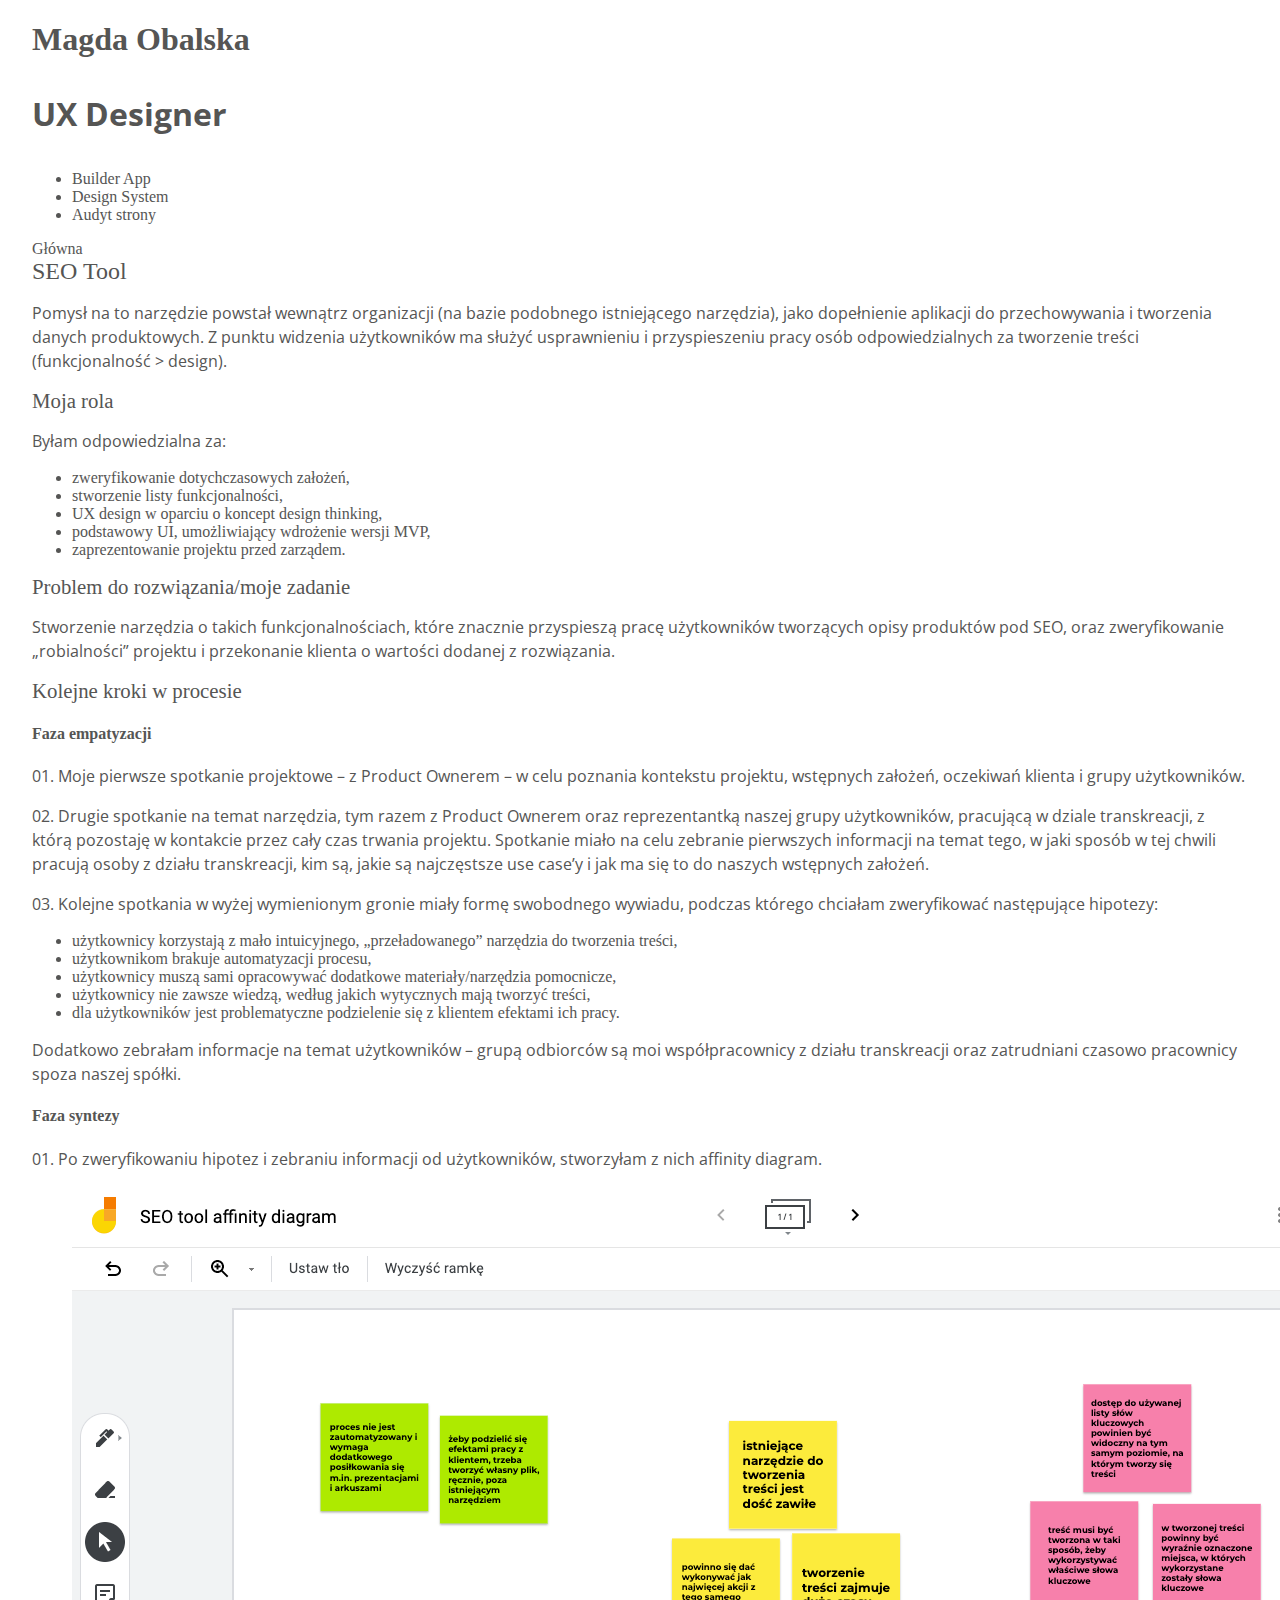
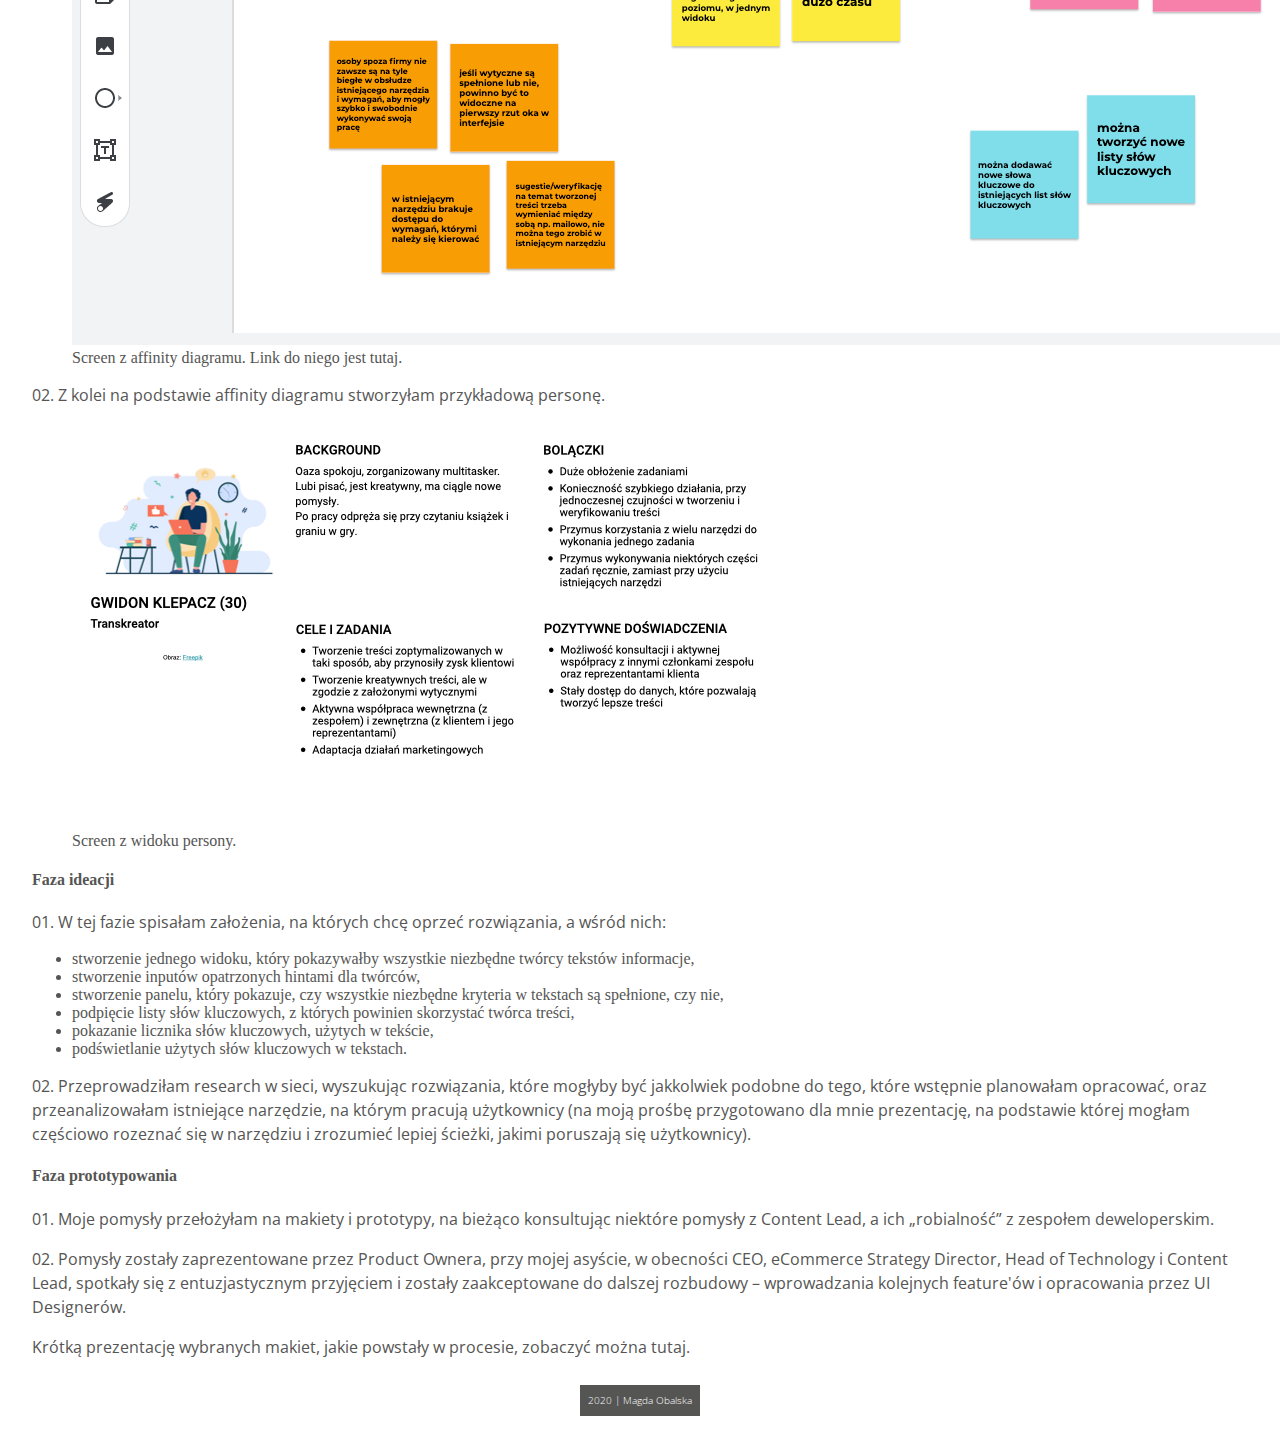
<file: seo-tool.html>
<!DOCTYPE html>
<html lang="pl">
    <head>
        <meta charset="UTF-8">
        <title>Magda Obalska – portfolio card</title>
        <meta name="viewport" content="width=device-width, initial-scale=1">
        <link rel="apple-touch-icon" sizes="180x180" href="./images/apple-touch-icon.png">
        <link rel="icon" type="image/png" sizes="32x32" href="./images/favicon-32x32.png">
        <link rel="icon" type="image/png" sizes="16x16" href="./images/favicon-16x16.png">
        <link rel="manifest" href="./images/site.webmanifest">
        <link href="https://fonts.googleapis.com/css2?family=Francois+One&display=swap" rel="stylesheet">   
        <link href="https://fonts.googleapis.com/css2?family=Archivo+Black&family=Open+Sans:ital,wght@0,300;0,400;0,600;0,700;1,300;1,400;1,600;1,700&display=swap" rel="stylesheet">
        <link rel="stylesheet" href="https://use.fontawesome.com/releases/v5.1.0/css/all.css" integrity="sha384-lKuwvrZot6UHsBSfcMvOkWwlCMgc0TaWr+30HWe3a4ltaBwTZhyTEggF5tJv8tbt" crossorigin="anonymous">
        <link rel="stylesheet" href="./style/style.css">
    </head>

    <body>

        <h1 role="heading">Magda Obalska
            <p>UX Designer</p>
        </h1>

        <section class="project-section">
            <ul class="navigation" role="navigation">
                <li><a class="hyperlink project" href="./builder-app.html">Builder App</a></li>
                <li><a class="hyperlink project" href="./design-system.html">Design System</a></li>
                <li><a class="hyperlink project" href="./website-audit.html">Audyt strony</a></li>
             </ul>
            <div class="project-section__wrapper">

                <a class="back" role="button" href="./index.html">
                    <i class="fas fa-arrow-left"></i>
                    Główna
                </a>

                <h2>SEO Tool</h2>

                <p>Pomysł na to narzędzie powstał wewnątrz organizacji (na bazie podobnego istniejącego narzędzia), jako dopełnienie 
                    aplikacji do przechowywania i tworzenia danych produktowych. Z punktu widzenia użytkowników ma służyć usprawnieniu 
                    i przyspieszeniu pracy osób odpowiedzialnych za tworzenie treści (funkcjonalność > design).
                </p>

            <div class="project-section__wrapper-part">
                <h3>Moja rola</h3>
                    <p>Byłam odpowiedzialna za:</p>
                    <ul>
                        <li>zweryfikowanie dotychczasowych założeń,</li>
                        <li>stworzenie listy funkcjonalności,</li>
                        <li>UX design w oparciu o koncept design thinking,</li>
                        <li>podstawowy UI, umożliwiający wdrożenie wersji MVP,</li>
                        <li>zaprezentowanie projektu przed zarządem.</li>
                    </ul>
            </div>

                <div class="project-section__wrapper-part">
                    <h3>Problem do rozwiązania/moje zadanie</h3>
                        <p>Stworzenie narzędzia o takich funkcjonalnościach, które znacznie przyspieszą pracę użytkowników tworzących 
                            opisy produktów pod SEO, oraz zweryfikowanie „robialności” projektu i przekonanie klienta o wartości dodanej 
                            z rozwiązania.</p>
                </div>

                <div class="project-section__wrapper-part">
                    <h3>Kolejne kroki w procesie</h3>
                    <h4>Faza empatyzacji</h4>
                    <p>01. Moje pierwsze spotkanie projektowe – z Product Ownerem – w celu poznania kontekstu projektu, wstępnych założeń, 
                        oczekiwań klienta i grupy użytkowników.</p>
                    <p>02. Drugie spotkanie na temat narzędzia, tym razem z Product Ownerem oraz reprezentantką naszej grupy użytkowników, 
                        pracującą w dziale transkreacji, z którą pozostaję w kontakcie przez cały czas trwania projektu. Spotkanie miało na celu 
                        zebranie pierwszych informacji na temat tego, w jaki sposób w tej chwili pracują osoby z działu transkreacji, kim są, 
                        jakie są najczęstsze use case’y i jak ma się to do naszych wstępnych założeń.</p>
                    <p>03. Kolejne spotkania w wyżej wymienionym gronie miały formę swobodnego wywiadu, podczas którego chciałam 
                        zweryfikować następujące hipotezy:</p>
                    <ul>
                        <li>użytkownicy korzystają z mało intuicyjnego, „przeładowanego” narzędzia do tworzenia treści,</li>
                        <li>użytkownikom brakuje automatyzacji procesu,</li>
                        <li>użytkownicy muszą sami opracowywać dodatkowe materiały/narzędzia pomocnicze,</li>
                        <li>użytkownicy nie zawsze wiedzą, według jakich wytycznych mają tworzyć treści,</li>
                        <li>dla użytkowników jest problematyczne podzielenie się z klientem efektami ich pracy.</li>
                    </ul>
                    <p>Dodatkowo zebrałam informacje na temat użytkowników – grupą odbiorców są moi współpracownicy z działu transkreacji oraz zatrudniani 
                        czasowo pracownicy spoza naszej spółki.</p>
                    <h4>Faza syntezy</h4>
                        <p>01. Po zweryfikowaniu hipotez i zebraniu informacji od użytkowników, stworzyłam z nich affinity diagram.</p>
                        <figure>
                            <img class="project-img--4" src="./images/seo_ad.png" alt="affinity diagram">
                            <figcaption>Screen z affinity diagramu. Link do niego jest <a class="hyperlink" target="_blank" href="https://jamboard.google.com/d/1hJvTmubkHj7XHAsR1PCX9goo2sDX2mimiYE0vmeCq3Y/edit?usp=sharing">tutaj.</a></figcaption>
                            <span class="screen-reader-only">(link otwiera się w nowej karcie)</span>
                        </figure>
                        <p>02. Z kolei na podstawie affinity diagramu stworzyłam przykładową personę.</p>
                        <figure>
                            <img class="project-img--5" src="./images/seo_persona.png" alt="persona">
                            <figcaption>Screen z widoku persony.</figcaption>
                        </figure>
                    <h4>Faza ideacji</h4>
                    <p>01. W tej fazie spisałam założenia, na których chcę oprzeć rozwiązania, a wśród nich:
                    </p>
                    <ul>
                        <li>stworzenie jednego widoku, który pokazywałby wszystkie niezbędne twórcy tekstów informacje,</li>
                        <li>stworzenie inputów opatrzonych hintami dla twórców,</li>
                        <li>stworzenie panelu, który pokazuje, czy wszystkie niezbędne kryteria w tekstach są spełnione, czy nie,</li>
                        <li>podpięcie listy słów kluczowych, z których powinien skorzystać twórca treści,</li>
                        <li>pokazanie licznika słów kluczowych, użytych w tekście,</li>
                        <li>podświetlanie użytych słów kluczowych w tekstach.</li>
                    </ul>
                    <p>02. Przeprowadziłam research w sieci, wyszukując rozwiązania, które mogłyby być jakkolwiek podobne do tego, które 
                        wstępnie planowałam opracować, oraz przeanalizowałam istniejące narzędzie, na którym pracują użytkownicy 
                        (na moją prośbę przygotowano dla mnie prezentację, na podstawie której mogłam częściowo rozeznać się w narzędziu 
                        i zrozumieć lepiej ścieżki, jakimi poruszają się użytkownicy).</p>
                    <h4>Faza prototypowania</h4>
                    <p>01. Moje pomysły przełożyłam na makiety i prototypy, na bieżąco konsultując niektóre pomysły z Content Lead, a ich 
                        „robialność” z zespołem deweloperskim.</p>
                    <p>02. Pomysły zostały zaprezentowane przez Product Ownera, przy mojej asyście, w obecności CEO, eCommerce Strategy 
                        Director, Head of Technology i Content Lead, spotkały się z entuzjastycznym przyjęciem i zostały zaakceptowane 
                        do dalszej rozbudowy – wprowadzania kolejnych feature'ów i opracowania przez UI Designerów.</p>
                        <p>Krótką prezentację wybranych makiet, jakie powstały w procesie, zobaczyć można 
                            <a href="https://xd.adobe.com/view/5a8a1147-8d9b-4789-4877-77de1e805adc-2cbb/" target="_blank" class="hyperlink">tutaj</a>.
                            <span class="screen-reader-only">(link otwiera się w nowym oknie)</span>
                        </p>
                </div>

            </div>

            <footer>
                <div class="footer">
                    <p>2020 | Magda Obalska</p>
                </div>
            </footer>
        </section>

    </body>

</html>
</file>
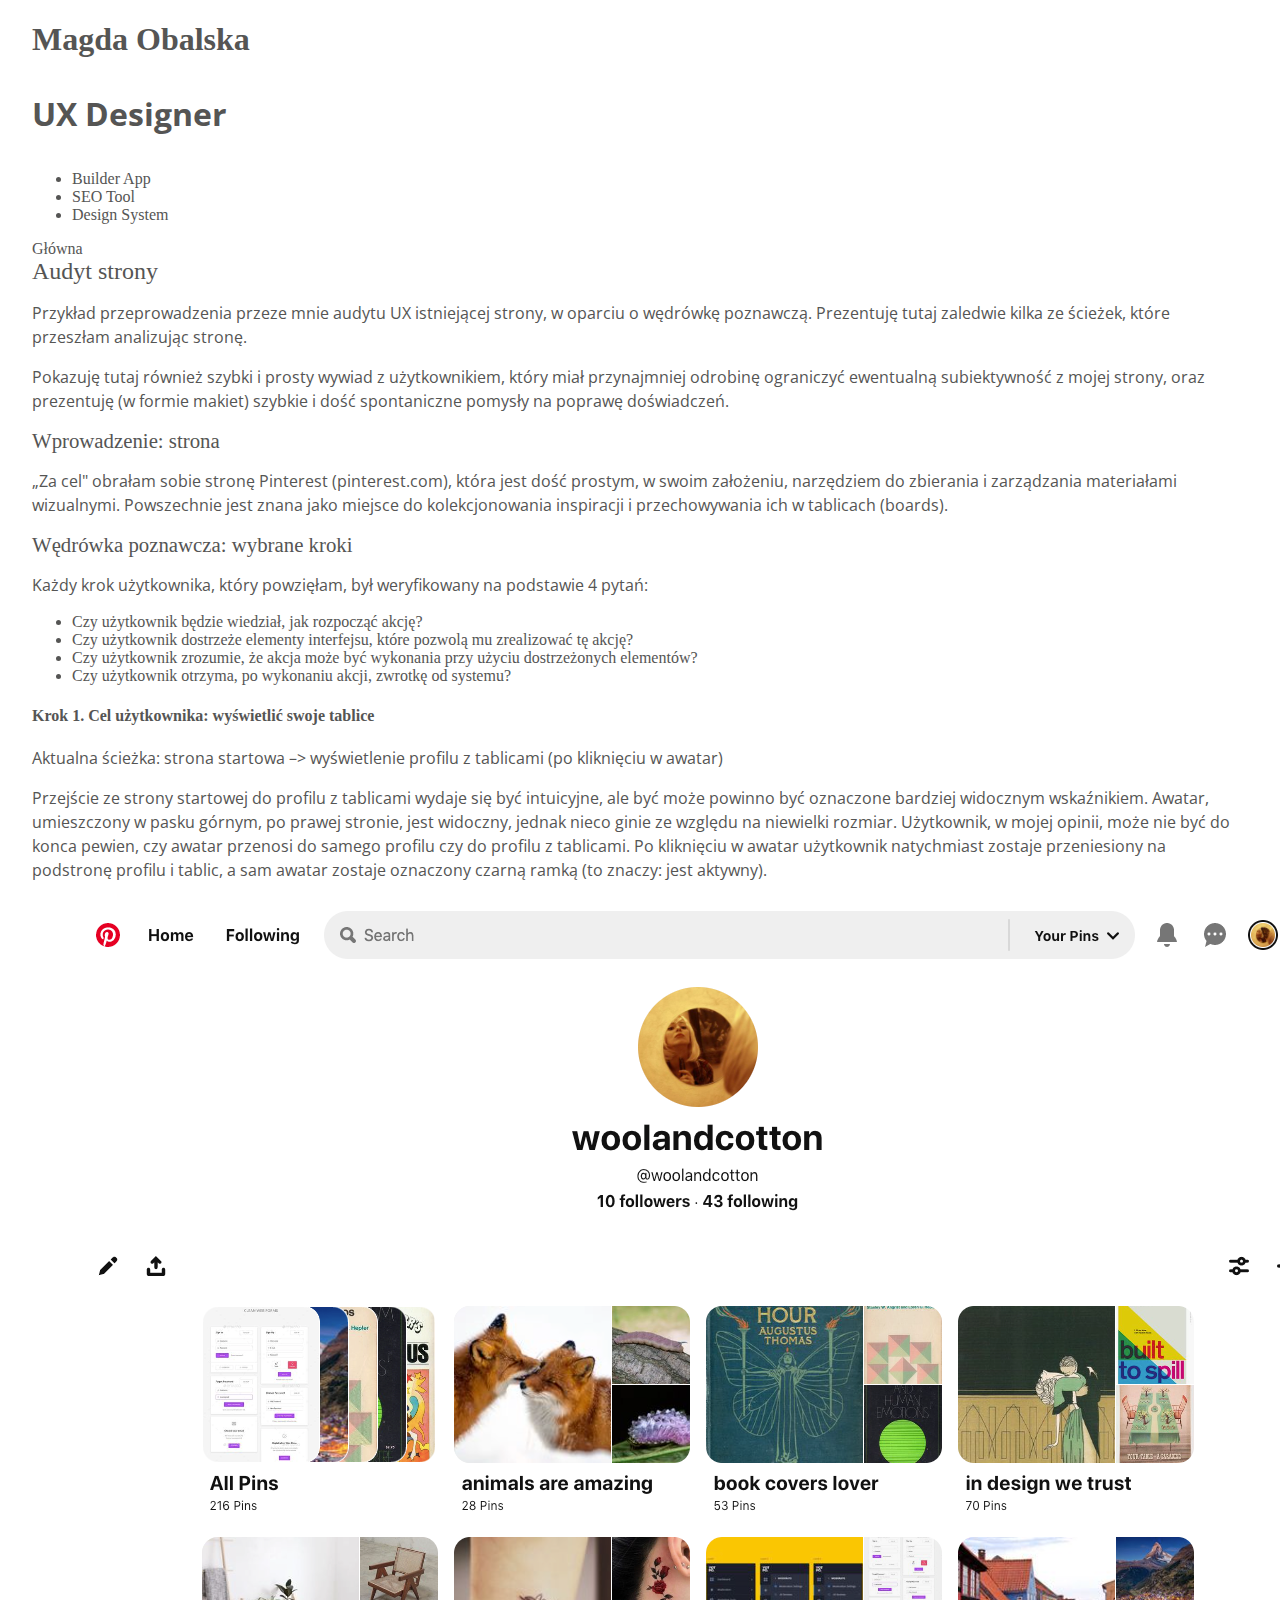
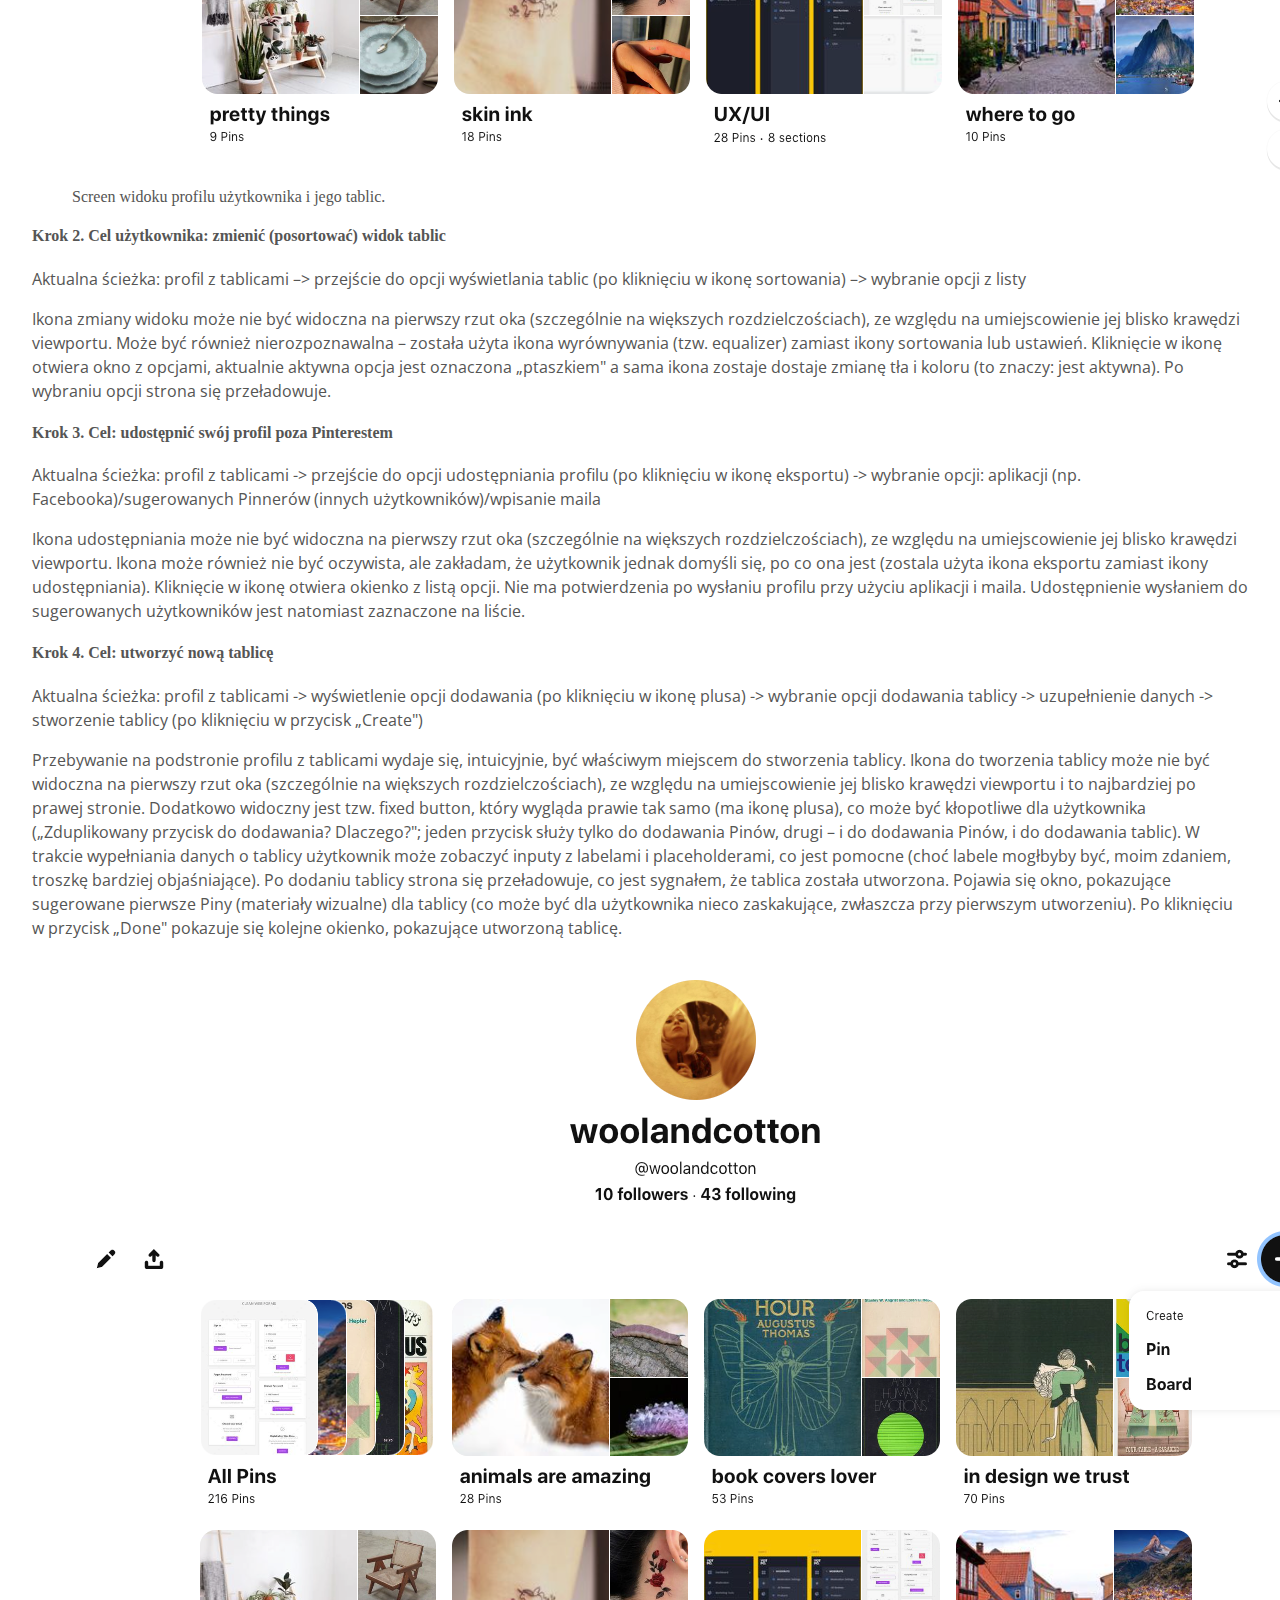
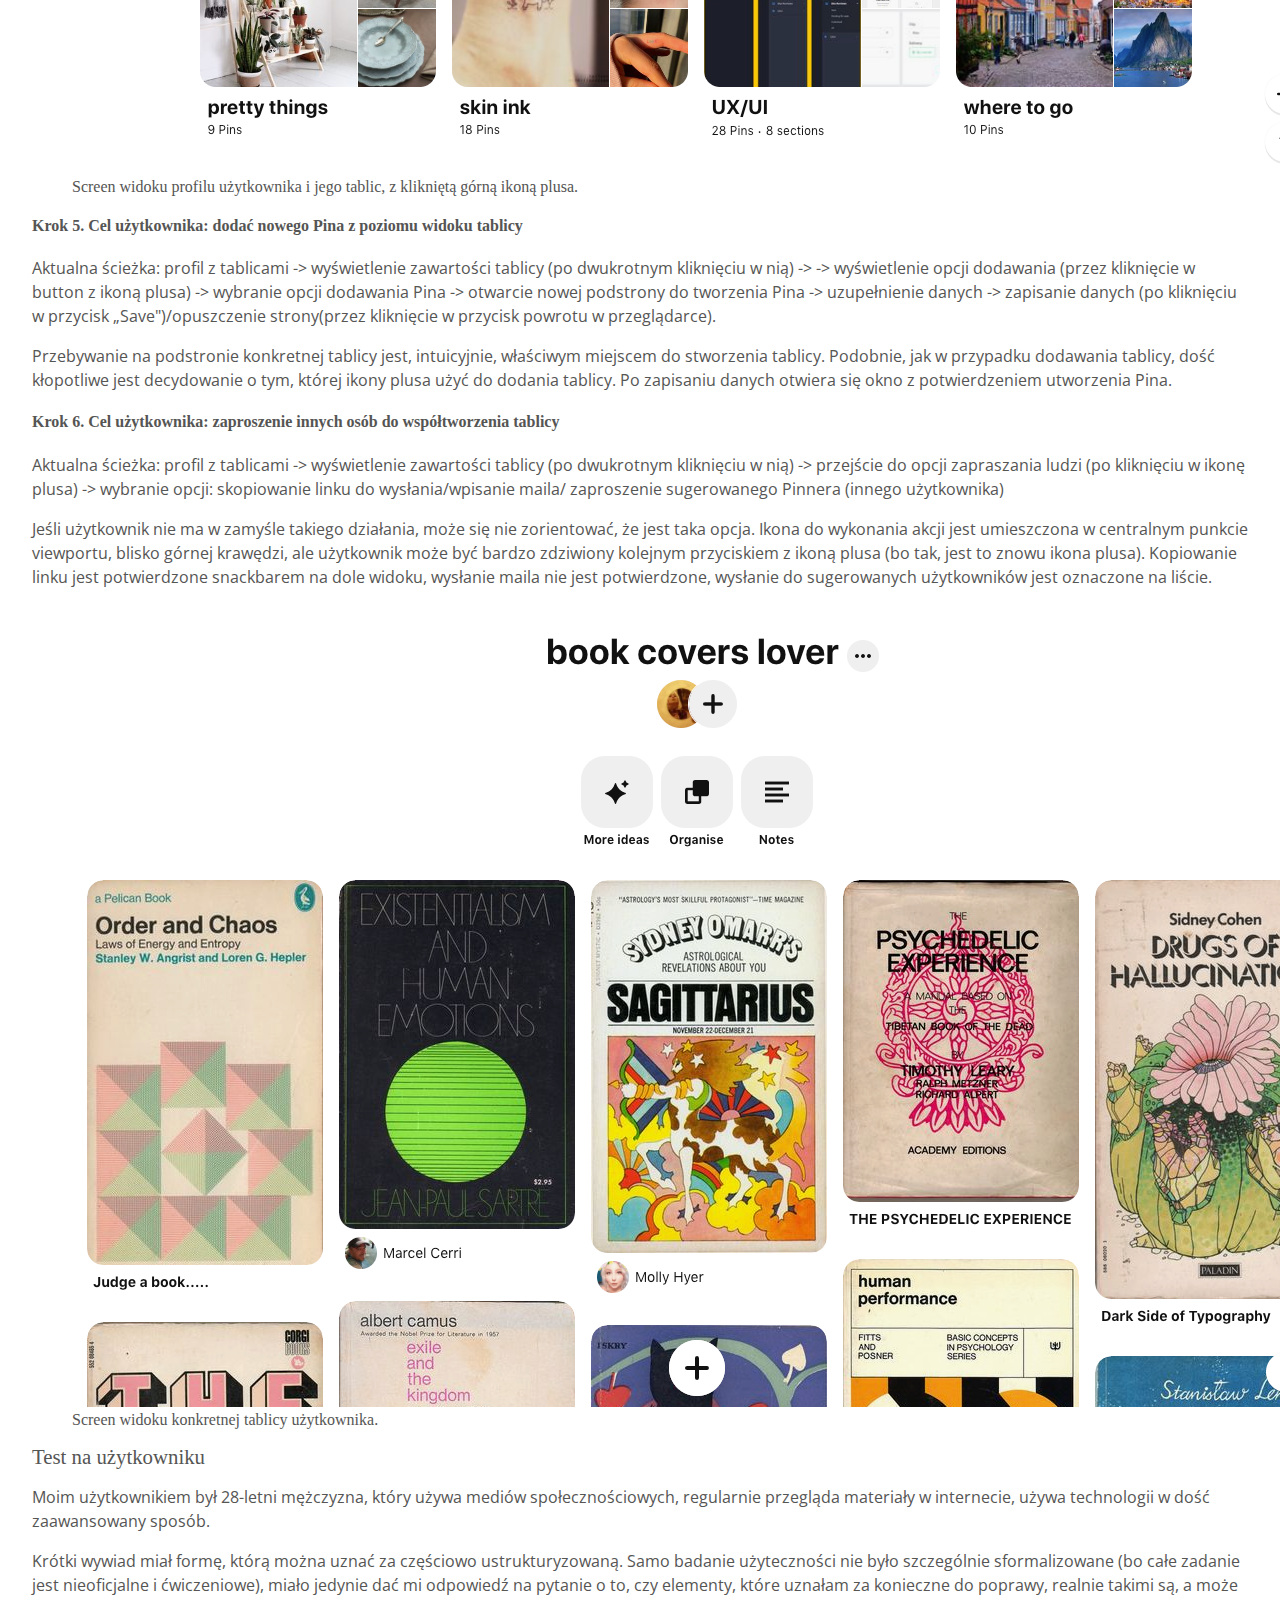
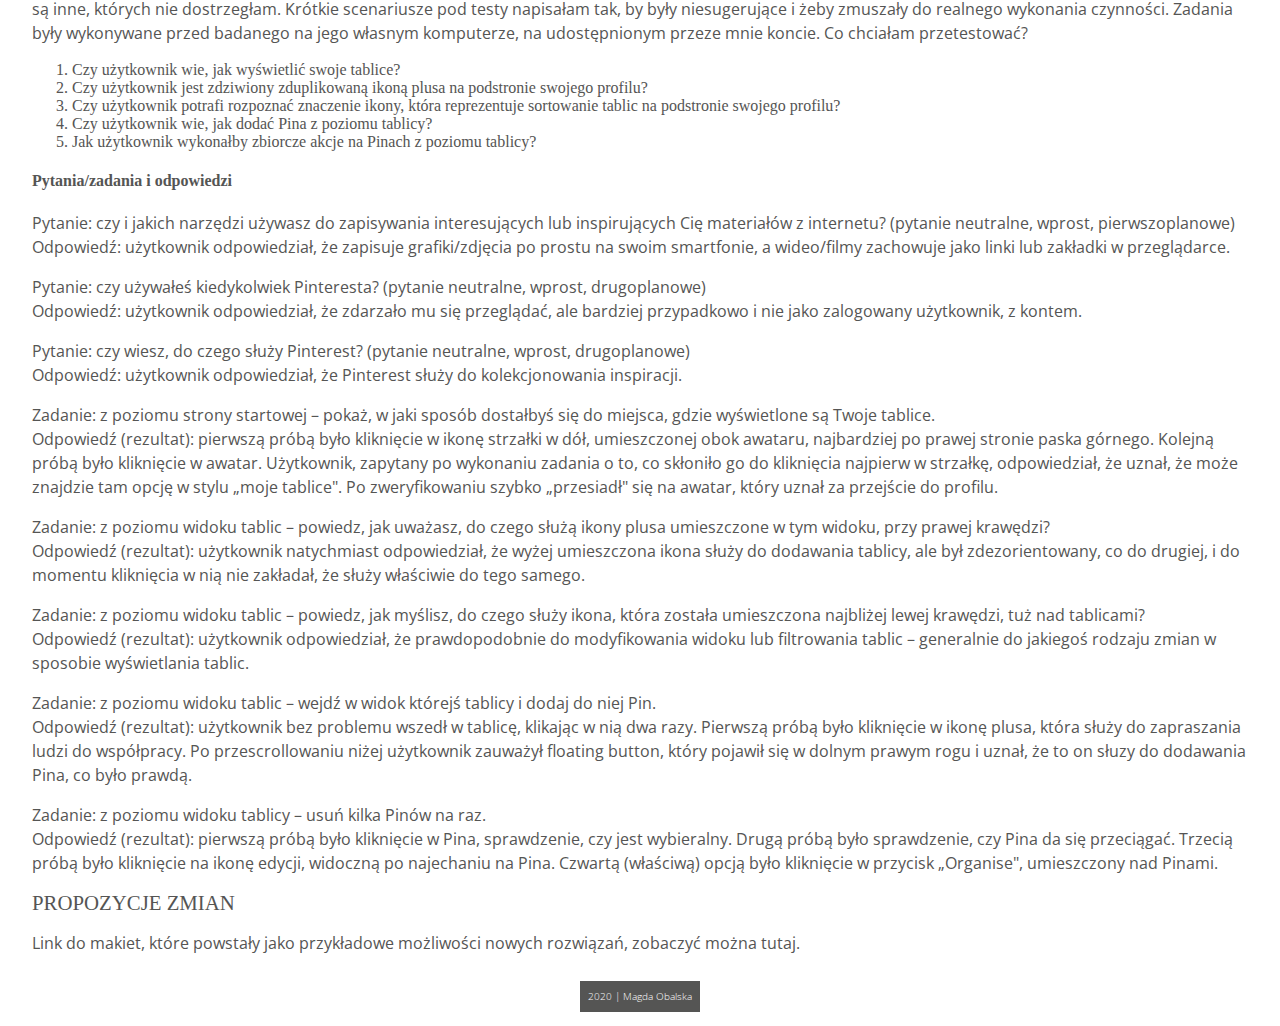
<file: website-audit.html>
<!DOCTYPE html>
<html lang="pl">
    <head>
        <meta charset="UTF-8">
        <title>Magda Obalska – portfolio: audyt strony</title>
        <meta name="viewport" content="width=device-width, initial-scale=1">
        <link rel="apple-touch-icon" sizes="180x180" href="./images/apple-touch-icon.png">
        <link rel="icon" type="image/png" sizes="32x32" href="./images/favicon-32x32.png">
        <link rel="icon" type="image/png" sizes="16x16" href="./images/favicon-16x16.png">
        <link rel="manifest" href="./images/site.webmanifest">
        <link href="https://fonts.googleapis.com/css2?family=Francois+One&display=swap" rel="stylesheet">   
        <link href="https://fonts.googleapis.com/css2?family=Archivo+Black&family=Open+Sans:ital,wght@0,300;0,400;0,600;0,700;1,300;1,400;1,600;1,700&display=swap" rel="stylesheet">
        <link rel="stylesheet" href="https://use.fontawesome.com/releases/v5.1.0/css/all.css" integrity="sha384-lKuwvrZot6UHsBSfcMvOkWwlCMgc0TaWr+30HWe3a4ltaBwTZhyTEggF5tJv8tbt" crossorigin="anonymous">
        <link rel="stylesheet" href="./style/style.css">
    </head>

    <body>

        <h1 role="heading">Magda Obalska
            <p>UX Designer</p>
        </h1>

        <section class="project-section">

            <ul class="navigation" role="navigation">
                <li><a class="hyperlink project" href="./builder-app.html">Builder App</a></li>
                <li><a class="hyperlink project" href="./seo-tool.html">SEO Tool</a></li>
                <li><a class="hyperlink project" href="./design-system.html">Design System</a></li>
             </ul>
            <div class="project-section__wrapper">

                <a class="back" role="button" href="./index.html">
                    <i class="fas fa-arrow-left"></i>
                    Główna
                </a>

                <h2>Audyt strony</h2>

                <p>Przykład przeprowadzenia przeze mnie audytu UX istniejącej strony, w oparciu o wędrówkę poznawczą. Prezentuję tutaj 
                    zaledwie kilka ze ścieżek, które przeszłam analizując stronę.
                </p>
                <p>Pokazuję tutaj również szybki i prosty wywiad z użytkownikiem, który miał przynajmniej odrobinę ograniczyć ewentualną
                    subiektywność z mojej strony, oraz prezentuję (w formie makiet) szybkie i dość spontaniczne pomysły na poprawę 
                    doświadczeń.
                </p>  

            <div class="project-section__wrapper-part">
                <h3>Wprowadzenie: strona</h3>
                <p>„Za cel" obrałam sobie stronę Pinterest (pinterest.com), która jest dość prostym, w swoim założeniu, narzędziem
                    do zbierania i zarządzania materiałami wizualnymi. Powszechnie jest znana jako miejsce do kolekcjonowania inspiracji
                    i przechowywania ich w tablicach (boards).
                </p>
            </div>

                <div class="project-section__wrapper-part">
                    <h3>Wędrówka poznawcza: wybrane kroki</h3>
                    <p>Każdy krok użytkownika, który powzięłam, był weryfikowany na podstawie 4 pytań:</p>
                    <ul>
                        <li>Czy użytkownik będzie wiedział, jak rozpocząć akcję?</li>
                        <li>Czy użytkownik dostrzeże elementy interfejsu, które pozwolą mu zrealizować tę akcję?</li>
                        <li>Czy użytkownik zrozumie, że akcja może być wykonania przy użyciu dostrzeżonych elementów?</li>
                        <li>Czy użytkownik otrzyma, po wykonaniu akcji, zwrotkę od systemu?</li>
                    </ul>
                    <h4>Krok 1. Cel użytkownika: wyświetlić swoje tablice</h4>
                    <p>Aktualna ścieżka: strona startowa –> wyświetlenie profilu z tablicami (po kliknięciu w awatar)</p>
                    <p>Przejście ze strony startowej do profilu z tablicami wydaje się być intuicyjne, ale być może powinno być oznaczone
                        bardziej widocznym wskaźnikiem. Awatar, umieszczony w pasku górnym, po prawej stronie, jest widoczny, jednak nieco
                        ginie ze względu na niewielki rozmiar. Użytkownik, w mojej opinii, może nie być do konca pewien, czy awatar przenosi do
                        samego profilu czy do profilu z tablicami. Po kliknięciu w awatar użytkownik natychmiast zostaje przeniesiony na podstronę
                        profilu i tablic, a sam awatar zostaje oznaczony czarną ramką (to znaczy: jest aktywny).</p>
                    </p>
                    <figure>
                        <img class="project-img--8" src="./images/pinterest-boards.png" alt="widok profilu i wszystkich tablic użytkownika">
                        <figcaption>Screen widoku profilu użytkownika i jego tablic.</figcaption>
                    </figure>
                    <h4>Krok 2. Cel użytkownika: zmienić (posortować) widok tablic</h4>
                    <p>Aktualna ścieżka: profil z tablicami –> przejście do opcji wyświetlania tablic (po kliknięciu w ikonę sortowania) –>
                        wybranie opcji z listy
                    </p>
                    <p>Ikona zmiany widoku może nie być widoczna na pierwszy rzut oka (szczególnie na większych rozdzielczościach), ze 
                        względu na umiejscowienie jej blisko krawędzi viewportu. Może być również nierozpoznawalna – została użyta 
                        ikona wyrównywania (tzw. equalizer) zamiast ikony sortowania lub ustawień. Kliknięcie w ikonę otwiera okno z opcjami,
                        aktualnie aktywna opcja jest oznaczona „ptaszkiem" a sama ikona zostaje dostaje zmianę tła i koloru (to znaczy:
                        jest aktywna). Po wybraniu opcji strona się przeładowuje.
                    </p>
                    <h4>Krok 3. Cel: udostępnić swój profil poza Pinterestem</h4>
                    <p>Aktualna ścieżka: profil z tablicami -> przejście do opcji udostępniania profilu (po kliknięciu w ikonę eksportu)
                        -> wybranie opcji: aplikacji (np. Facebooka)/sugerowanych Pinnerów (innych użytkowników)/wpisanie maila
                    </p>
                    <p>Ikona udostępniania może nie być widoczna na pierwszy rzut oka (szczególnie na większych rozdzielczościach), ze 
                        względu na umiejscowienie jej blisko krawędzi viewportu. Ikona może również nie być oczywista, ale zakładam, 
                        że użytkownik jednak domyśli się, po co ona jest (zostala użyta ikona eksportu zamiast ikony udostępniania).
                        Kliknięcie w ikonę otwiera okienko z listą opcji. Nie ma potwierdzenia po wysłaniu profilu przy użyciu aplikacji 
                        i maila. Udostępnienie wysłaniem do sugerowanych użytkowników jest natomiast zaznaczone na liście.</p>
                    <h4>Krok 4. Cel: utworzyć nową tablicę</h4>
                    <p>Aktualna ścieżka: profil z tablicami -> wyświetlenie opcji dodawania (po kliknięciu w ikonę plusa) -> wybranie opcji
                        dodawania tablicy -> uzupełnienie danych -> stworzenie tablicy (po kliknięciu w przycisk „Create")</p>
                    <p>Przebywanie na podstronie profilu z tablicami wydaje się, intuicyjnie, być właściwym miejscem do stworzenia
                        tablicy. Ikona do tworzenia tablicy może nie być widoczna na pierwszy rzut oka (szczególnie na większych rozdzielczościach), ze 
                        względu na umiejscowienie jej blisko krawędzi viewportu i to najbardziej po prawej stronie. Dodatkowo widoczny
                        jest tzw. fixed button, który wygląda prawie tak samo (ma ikonę plusa), co może być kłopotliwe dla użytkownika
                        („Zduplikowany przycisk do dodawania? Dlaczego?"; jeden przycisk służy tylko do dodawania Pinów, drugi – i 
                        do dodawania Pinów, i do dodawania tablic). W trakcie wypełniania danych o tablicy użytkownik może zobaczyć
                        inputy z labelami i placeholderami, co jest pomocne (choć labele mogłbyby być, moim zdaniem, troszkę bardziej 
                        objaśniające). Po dodaniu tablicy strona się przeładowuje, co jest sygnałem, że tablica została utworzona. Pojawia się
                        okno, pokazujące sugerowane pierwsze Piny (materiały wizualne) dla tablicy (co może być dla użytkownika nieco zaskakujące,
                        zwłaszcza przy pierwszym utworzeniu). Po kliknięciu w przycisk „Done" pokazuje się kolejne okienko, pokazujące utworzoną
                        tablicę.
                    </p>
                    <figure>
                        <img class="project-img--9" src="./images/pinterest-boards-plus.png" alt="widok profilu i wszystkich tablic użytkownika z 
                        aktywną górną ikoną plusa">
                        <figcaption>Screen widoku profilu użytkownika i jego tablic, z klikniętą górną ikoną plusa.</figcaption>
                    </figure>
                    <h4>Krok 5. Cel użytkownika: dodać nowego Pina z poziomu widoku tablicy</h4>
                    <p>Aktualna ścieżka: profil z tablicami -> wyświetlenie zawartości tablicy (po dwukrotnym kliknięciu w nią) ->
                        -> wyświetlenie opcji dodawania (przez kliknięcie w button z ikoną plusa) -> wybranie opcji dodawania Pina ->
                        otwarcie nowej podstrony do tworzenia Pina -> uzupełnienie danych -> zapisanie danych (po kliknięciu w przycisk
                        „Save")/opuszczenie strony(przez kliknięcie w przycisk powrotu w przeglądarce).
                    </p>
                    <p>Przebywanie na podstronie konkretnej tablicy jest, intuicyjnie, właściwym miejscem do stworzenia
                        tablicy. Podobnie, jak w przypadku dodawania tablicy, dość kłopotliwe jest decydowanie o tym, której ikony plusa użyć
                        do dodania tablicy. Po zapisaniu danych otwiera się okno z potwierdzeniem utworzenia Pina.</p>
                    <h4>Krok 6. Cel użytkownika: zaproszenie innych osób do współtworzenia tablicy</h4>
                    <p>Aktualna ścieżka: profil z tablicami -> wyświetlenie zawartości tablicy (po dwukrotnym kliknięciu w nią) -> przejście
                        do opcji zapraszania ludzi (po kliknięciu w ikonę plusa) -> wybranie opcji: skopiowanie linku do wysłania/wpisanie maila/
                        zaproszenie sugerowanego Pinnera (innego użytkownika)
                    </p> 
                    <p>Jeśli użytkownik nie ma w zamyśle takiego działania, może się nie zorientować, że jest taka opcja. Ikona do wykonania akcji
                        jest umieszczona w centralnym punkcie viewportu, blisko górnej krawędzi, ale użytkownik może być bardzo zdziwiony kolejnym
                        przyciskiem z ikoną plusa (bo tak, jest to znowu ikona plusa). Kopiowanie linku jest potwierdzone snackbarem na dole widoku, wysłanie maila nie jest 
                        potwierdzone, wysłanie do sugerowanych użytkowników jest oznaczone na liście.</p>
                    </p>
                    <figure>
                        <img class="project-img--10" src="./images/pinterest-board.png" alt="widok tablicy użytkownika">
                        <figcaption>Screen widoku konkretnej tablicy użytkownika.</figcaption>
                    </figure>
                </div>

                <div class="project-section__wrapper-part">
                    <h3>Test na użytkowniku</h3>
                    <p>Moim użytkownikiem był 28-letni mężczyzna, który używa mediów społecznościowych, regularnie przegląda materiały
                        w internecie, używa technologii w dość zaawansowany sposób.</p>
                    <p>Krótki wywiad miał formę, którą można uznać za częściowo ustrukturyzowaną. Samo badanie użyteczności nie było 
                        szczególnie sformalizowane (bo całe zadanie jest nieoficjalne i ćwiczeniowe), miało jedynie dać mi odpowiedź na pytanie
                        o to, czy elementy, które uznałam za konieczne do poprawy, realnie takimi są, a może są inne, których nie dostrzegłam.
                        Krótkie scenariusze pod testy napisałam tak, by były niesugerujące i żeby zmuszały do realnego wykonania czynności. Zadania były
                        wykonywane przed badanego na jego własnym komputerze, na udostępnionym przeze mnie koncie.
                        Co chciałam przetestować?</p>
                    <ol>
                        <li>Czy użytkownik wie, jak wyświetlić swoje tablice?</li>
                        <li>Czy użytkownik jest zdziwiony zduplikowaną ikoną plusa na podstronie swojego profilu?</li>
                        <li>Czy użytkownik potrafi rozpoznać znaczenie ikony, która reprezentuje sortowanie tablic na podstronie
                            swojego profilu?</li>
                        <li>Czy użytkownik wie, jak dodać Pina z poziomu tablicy?</li>
                        <li>Jak użytkownik wykonałby zbiorcze akcje na Pinach z poziomu tablicy?</li>    
                    </ol>
                    <h4>Pytania/zadania i odpowiedzi</h4>
                    <p><span class="qa">Pytanie:</span> czy i jakich narzędzi używasz do zapisywania interesujących lub inspirujących Cię materiałów z internetu?
                        (pytanie neutralne, wprost, pierwszoplanowe)</br>
                        <span class="qa">Odpowiedź:</span> użytkownik odpowiedział, że zapisuje grafiki/zdjęcia po prostu na swoim smartfonie, a wideo/filmy
                        zachowuje jako linki lub zakładki w przeglądarce.</p>
                    <p><span class="qa">Pytanie:</span> czy używałeś kiedykolwiek Pinteresta? (pytanie neutralne, wprost, drugoplanowe)</br>
                        <span class="qa">Odpowiedź:</span> użytkownik odpowiedział, że zdarzało mu się przeglądać, ale bardziej przypadkowo i nie jako zalogowany
                        użytkownik, z kontem.</p>
                    <p><span class="qa">Pytanie:</span> czy wiesz, do czego służy Pinterest? (pytanie neutralne, wprost, drugoplanowe)</br>
                    <span class="qa">Odpowiedź:</span> użytkownik odpowiedział, że Pinterest służy do kolekcjonowania inspiracji.</p>
                    <p><span class="qa">Zadanie:</span> z poziomu strony startowej – pokaż, w jaki sposób dostałbyś się do miejsca, gdzie 
                        wyświetlone są Twoje tablice.</br> 
                    <span class="qa">Odpowiedź (rezultat):</span> pierwszą próbą było kliknięcie w ikonę strzałki w dół, umieszczonej obok awataru, najbardziej po prawej
                        stronie paska górnego. Kolejną próbą było kliknięcie w awatar. Użytkownik, zapytany po wykonaniu zadania o to,
                        co skłoniło go do kliknięcia najpierw w strzałkę, odpowiedział, że uznał, że może znajdzie tam opcję w stylu
                        „moje tablice". Po zweryfikowaniu szybko „przesiadł" się na awatar, który uznał za przejście do profilu.</p>
                    <p><span class="qa">Zadanie:</span> z poziomu widoku tablic – powiedz, jak uważasz, do czego służą ikony plusa umieszczone w tym widoku, przy prawej
                        krawędzi?</br>
                        <span class="qa">Odpowiedź (rezultat):</span> użytkownik natychmiast odpowiedział, że wyżej umieszczona ikona służy do dodawania tablicy, ale był
                        zdezorientowany, co do drugiej, i do momentu kliknięcia w nią nie zakładał, że służy właściwie do tego samego.</p>
                    <p><span class="qa">Zadanie:</span> z poziomu widoku tablic – powiedz, jak myślisz, do czego służy ikona, która została
                        umieszczona najbliżej lewej krawędzi, tuż nad tablicami?
                    </br>  
                    <span class="qa">Odpowiedź (rezultat):</span> użytkownik odpowiedział, że prawdopodobnie do modyfikowania widoku lub filtrowania tablic –
                        generalnie do jakiegoś rodzaju zmian w sposobie wyświetlania tablic.
                    </p>
                    <p><span class="qa">Zadanie:</span> z poziomu widoku tablic – wejdź w widok którejś tablicy i dodaj do niej Pin.</br>
                        <span class="qa">Odpowiedź (rezultat):</span> użytkownik bez problemu wszedł w tablicę, klikając w nią dwa razy. Pierwszą próbą było 
                        kliknięcie w ikonę plusa, która służy do zapraszania ludzi do współpracy. Po przescrollowaniu niżej użytkownik
                        zauważył floating button, który pojawił się w dolnym prawym rogu i uznał, że to on słuzy do dodawania Pina, co było
                        prawdą.</p>
                    <p><span class="qa">Zadanie:</span> z poziomu widoku tablicy – usuń kilka Pinów na raz.</br>
                        <span class="qa">Odpowiedź (rezultat):</span> pierwszą próbą było kliknięcie w Pina, sprawdzenie, czy jest wybieralny. Drugą próbą było
                        sprawdzenie, czy Pina da się przeciągać. Trzecią próbą było kliknięcie na ikonę edycji, widoczną po najechaniu na Pina.
                        Czwartą (właściwą) opcją było kliknięcie w przycisk „Organise", umieszczony nad Pinami.
                    </p>
                </div>

                <div class="project-section__wrapper-part">
                    <h3>PROPOZYCJE ZMIAN</h3>
                    <p>Link do makiet, które powstały jako przykładowe możliwości nowych rozwiązań, zobaczyć można 
                        <a href="https://xd.adobe.com/view/cc1a548f-575b-4405-5123-67549b50d44c-ba2b/" target="_blank" class="hyperlink">tutaj</a>.
                        <span class="screen-reader-only">(link otwiera się w nowej karcie)</span>
                    </p>
                </div>

            </div>    

            <footer>
                <div class="footer">
                    <p>2020 | Magda Obalska</p>
                </div>
            </footer>            
        </section>

    </body>

</html>
</file>
<file: style/style.css>
.base-font, html body p, html body .title h1 {
  font-family: 'Open Sans', sans-serif;
}

.additional-font, html body .intro-container, html body .main-sections-container .portfolio-container .work-box .number {
  font-family: 'PT Serif', serif;
}

@-webkit-keyframes shine {
  from {
    -webkit-mask-position: 150%;
            mask-position: 150%;
  }
  to {
    -webkit-mask-position: -50%;
            mask-position: -50%;
  }
}

@keyframes shine {
  from {
    -webkit-mask-position: 150%;
            mask-position: 150%;
  }
  to {
    -webkit-mask-position: -50%;
            mask-position: -50%;
  }
}

html body {
  margin: 0 64px 0;
  position: relative;
  max-width: 100vw;
  max-height: 100vh;
  color: #555554;
}

@media screen and (max-width: 1599px) {
  html body {
    margin: 0 32px 0;
  }
}

html body ::-moz-selection {
  background-color: #e8e6e5;
}

html body ::selection {
  background-color: #e8e6e5;
}

html body a {
  text-decoration: none;
  color: #555554;
}

html body .screen-reader-only {
  position: absolute;
  left: -10000px;
  top: auto;
  width: 1px;
  height: 1px;
  overflow: hidden;
}

html body h2 {
  font-size: 1.5rem;
  font-weight: 400;
  margin: 0;
}

html body h3 {
  font-size: 1.3rem;
  font-weight: 400;
  margin: 0;
}

html body p {
  line-height: 1.5;
}

html body .mark {
  font-weight: 500;
}

html body .mark.color {
  background-color: #dbd1ca;
}

html body .section {
  padding: 32px 0 64px;
}

@media screen and (max-width: 1599px) {
  html body .section.intro-container {
    padding: 16px 0;
  }
  html body .section.main-sections-container {
    padding: 16px 0 32px;
  }
}

html body .title {
  margin: 16px 0;
}

html body .title h1 {
  text-align: center;
  font-size: 0.9rem;
  font-weight: 500;
  padding: 16px 0 0 0;
  margin: 0;
  letter-spacing: 2px;
}

@media screen and (max-width: 575px) {
  html body .title h1 {
    font-size: 0.7rem;
  }
}

html body .title h1 .wand {
  max-height: 32px;
  max-width: auto;
}

@media screen and (max-width: 575px) {
  html body .title h1 .wand {
    max-height: 22px;
  }
}

html body .intro-container {
  text-align: center;
  font-weight: 800;
  font-style: italic;
  font-size: 2rem;
}

@media screen and (max-width: 575px) {
  html body .intro-container {
    font-size: 1.5rem;
  }
}

html body .intro-container p a {
  color: #D4C8BE;
}

html body .intro-container p a::-moz-selection {
  color: #555554;
}

html body .intro-container p a::selection {
  color: #555554;
}

html body .intro-container p a:hover {
  -webkit-mask-image: linear-gradient(-85deg, rgba(0, 0, 0, 0.6) 30%, #000 50%, rgba(0, 0, 0, 0.6) 70%);
          mask-image: linear-gradient(-85deg, rgba(0, 0, 0, 0.6) 30%, #000 50%, rgba(0, 0, 0, 0.6) 70%);
  -webkit-mask-size: 200%;
          mask-size: 200%;
  -webkit-animation: shine 1.5s infinite;
          animation: shine 1.5s infinite;
}

html body .main-sections-container {
  display: -webkit-box;
  display: -ms-flexbox;
  display: flex;
}

@media screen and (max-width: 767px) {
  html body .main-sections-container {
    display: block;
  }
}

html body .main-sections-container p {
  font-weight: 100;
}

@media screen and (max-width: 1599px) {
  html body .main-sections-container p {
    font-size: 0.9rem;
  }
}

html body .main-sections-container .portfolio-container {
  -webkit-box-flex: 1;
      -ms-flex: 1;
          flex: 1;
  margin-left: 2rem;
}

@media screen and (max-width: 767px) {
  html body .main-sections-container .portfolio-container {
    margin-left: 0;
    margin-top: 64px;
  }
}

html body .main-sections-container .portfolio-container .work-box hr {
  display: inline;
}

html body .main-sections-container .portfolio-container .work-box .number {
  font-weight: 700;
}

html body .main-sections-container .portfolio-container .work-box .project {
  position: relative;
}

html body .main-sections-container .portfolio-container .work-box .project:after {
  content: "";
  position: absolute;
  display: block;
  bottom: 0;
  left: 0;
  width: 0;
  height: 1px;
  background-color: #000000;
  -webkit-transition: .4s;
  transition: .4s;
}

html body .main-sections-container .portfolio-container .work-box .project:hover:after {
  width: 100%;
  -webkit-transition: .4s;
  transition: .4s;
}

html body .main-sections-container .portfolio-container .small {
  font-size: 0.8rem;
}

html body .main-sections-container .about-container {
  margin-right: 2rem;
  -webkit-box-flex: 1;
      -ms-flex: 1;
          flex: 1;
}

@media screen and (max-width: 767px) {
  html body .main-sections-container .about-container {
    margin-right: 0;
  }
}

html body .main-sections-container .about-container .icon {
  margin-left: 16px;
  padding: 0 4px;
}

html body .main-sections-container .about-container .icon:first-of-type {
  margin-left: 0;
}

html body .main-sections-container .about-container .icon:hover {
  background-color: #D4C8BE;
  padding: 0 4px;
}

html body .main-sections-container .about-container .icon img {
  max-width: 15px;
  max-height: auto;
}

html body footer {
  display: -webkit-box;
  display: -ms-flexbox;
  display: flex;
  -webkit-box-pack: center;
      -ms-flex-pack: center;
          justify-content: center;
  -webkit-box-align: center;
      -ms-flex-align: center;
          align-items: center;
  width: 100%;
  height: auto;
  padding-bottom: 4px;
  margin-top: 32px;
}

@media screen and (max-width: 1599px) {
  html body footer {
    margin-top: 16px;
  }
}

html body footer p {
  font-size: 10px;
  color: #ffffff;
  background: #555554;
  padding: 8px;
  font-weight: 100;
}
/*# sourceMappingURL=style.css.map */
</file>
